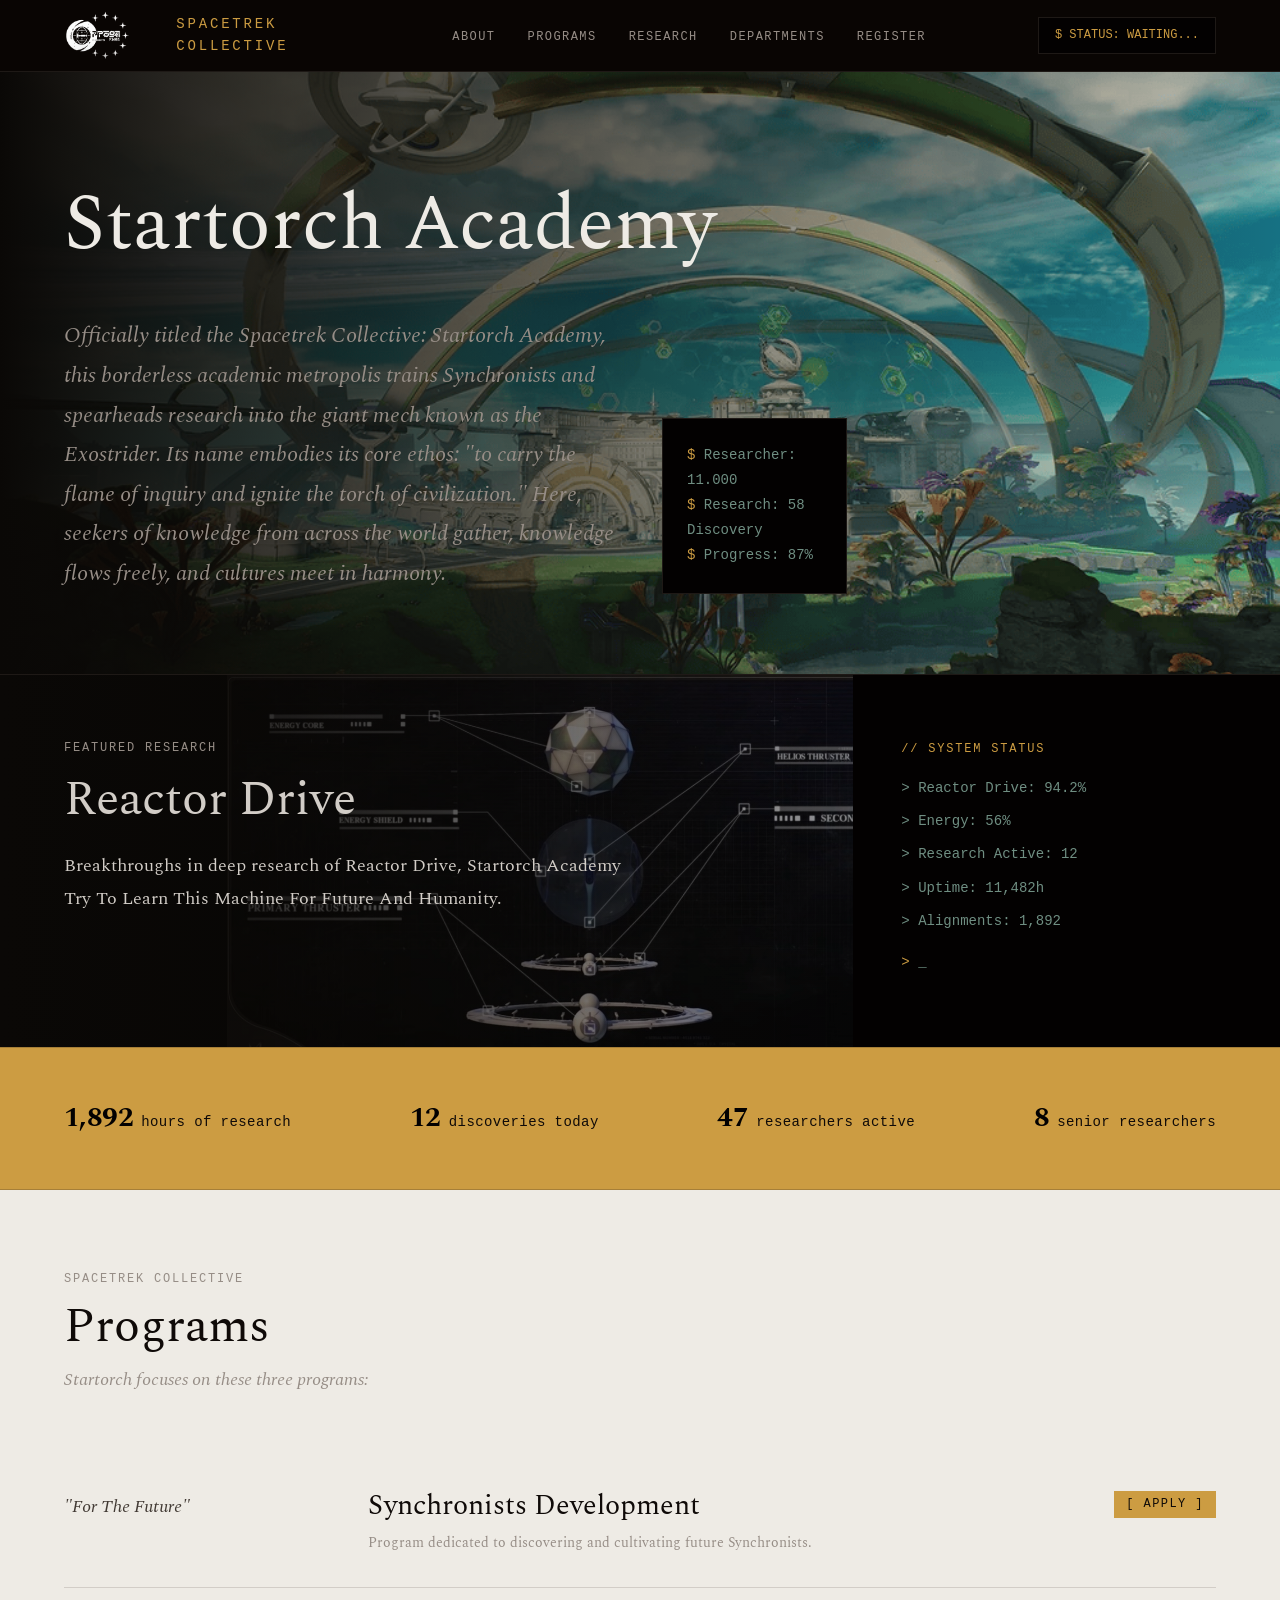
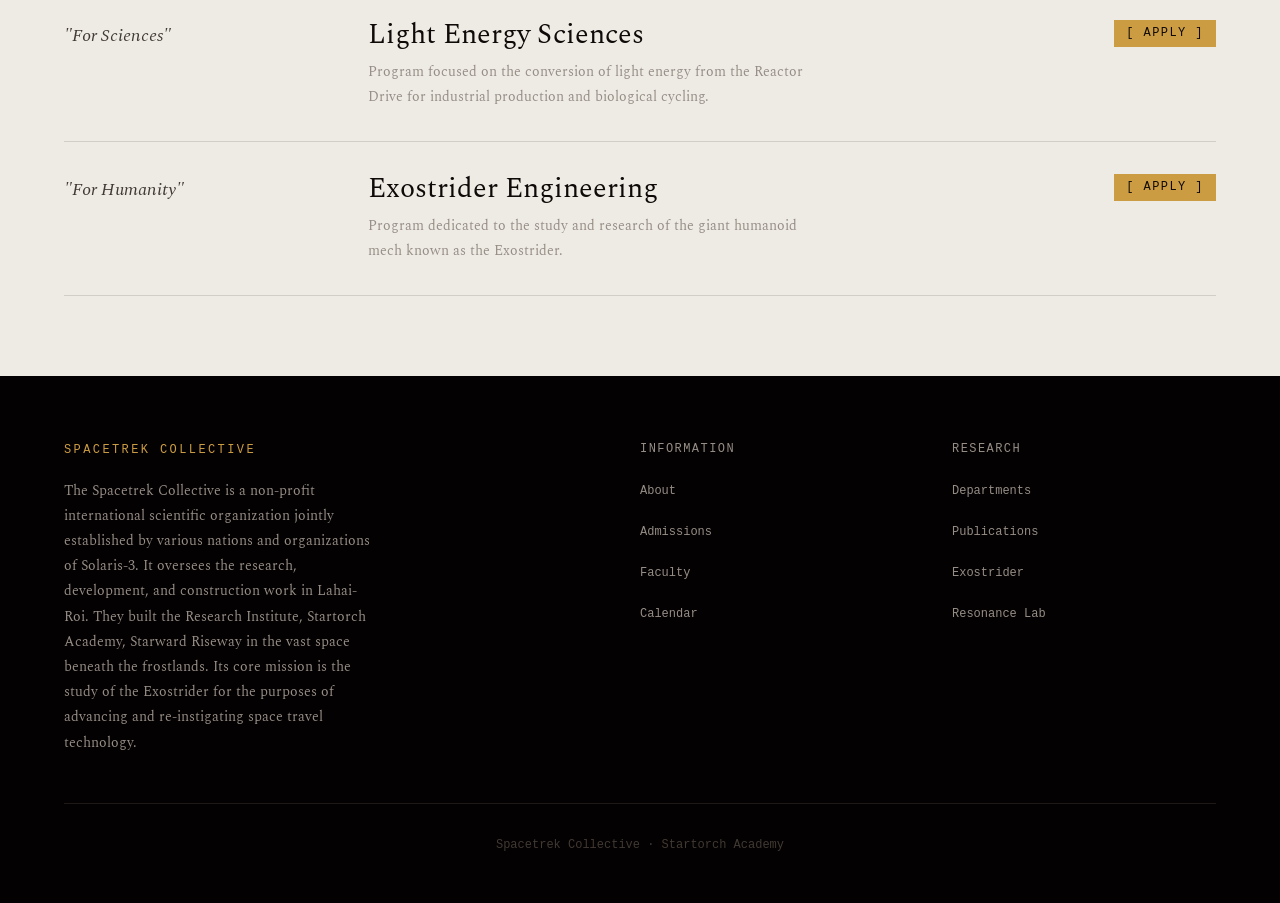
<file: index.html>
<!DOCTYPE html>
<html lang="en">
<head>
  <meta charset="UTF-8">
  <meta name="viewport" content="width=device-width, initial-scale=1.0">
  <link rel="preconnect" href="https://fonts.googleapis.com">
  <link rel="preconnect" href="https://fonts.gstatic.com" crossorigin>
  <link href="https://fonts.googleapis.com/css2?family=Spectral:ital,wght@0,400;0,600;0,700;1,400;1,600&display=swap" rel="stylesheet">
  <link rel="stylesheet" href="../CSS/style.css">
  <title>Startorch Academy</title>
</head>
<body>

  <!-- Navigation -->
  <nav class="nav animate-in">
    <div class="nav-left">
      <div class="logo">
        <a href="../HTML/index.html"><img src="../Assets/Spacetrek.png" alt=""></a>
      </div>
      <div class="nav-brand">Spacetrek Collective</div>
    </div>
    <ul class="nav-links">
      <li><a href="../HTML/about-us.html">About</a></li>
      <li><a href="../HTML/programs.html">Programs</a></li>
      <li><a href="../HTML/research.html">Research</a></li>
      <li><a href="../HTML/departments.html">Departments</a></li>
      <li><a href="https://forms.gle/LdhuVEGiPtUB2bT49">Register</a></li>
    </ul>
    <div class="nav-status">$ STATUS: WAITING...</div>
  </nav>

  <!-- Masthead -->
  <header class="masthead">
    <h1 class="masthead-statement animate-in animate-in-d1">Startorch Academy</h1>
    <div class="masthead-sub">
      <p class="animate-in animate-in-d2">Officially titled the Spacetrek Collective: Startorch Academy, this borderless academic metropolis trains Synchronists and spearheads research into the giant mech known as the Exostrider. Its name embodies its core ethos: "to carry the flame of inquiry and ignite the torch of civilization." Here, seekers of knowledge from across the world gather, knowledge flows freely, and cultures meet in harmony.</p>
      <div class="terminal-block animate-in animate-in-d3" style="max-width: 22ch;">
        <span class="prompt">$</span> Researcher: 11.000<br>
        <span class="prompt">$</span> Research: 58 Discovery<br>
        <span class="prompt">$</span> Progress: 87%<br>
      </div>
    </div>
  </header>

  <!-- Featured Research Spread -->
  <section class="spread">
    <div class="spread-content animate-in animate-in-d2">
      <div class=""></div>
      <div class="label" style="margin-bottom: 1rem;">Featured Research</div>
      <h2>Reactor Drive</h2>
      <p>Breakthroughs in deep research of Reactor Drive,
        Startorch Academy Try To Learn This Machine For Future
        And Humanity.</p>
    </div>
    <div class="spread-terminal animate-in animate-in-d3">
      <span class="label">// System Status</span>
      <div class="line">> Reactor Drive: 94.2%</div>
      <div class="line">> Energy: 56%</div>
      <div class="line">> Research Active: 12</div>
      <div class="line">> Uptime: 11,482h</div>
      <div class="line">> Alignments: 1,892</div>
      <div class="line" style="margin-top: 1rem;"><span class="cursor">></span> _</div>
    </div>
  </section>

  <!-- Stats Strip -->
  <div class="stats-strip animate-in animate-in-d3">
    <div class="stats-readout">
      <span class="stat-item"><span class="stat-value">1,892</span> hours of research</span>
      <span class="stat-item"><span class="stat-value">12</span> discoveries today</span>
      <span class="stat-item"><span class="stat-value">47</span> researchers active</span>
      <span class="stat-item"><span class="stat-value">8</span> senior researchers</span>
    </div>
  </div>

  <!-- Programs Section -->
  <section class="programs animate-in animate-in-d4">
    <div class="programs-header">
      <div class="label" style="margin-bottom: 0.75rem;">Spacetrek Collective</div>
      <h2>Programs</h2>
      <p>Startorch focuses on these three programs:</p>
    </div>

    <div class="program-entry">
      <div class="program-entry-quote">"For The Future"</div>
      <div class="program-entry-info">
        <h3>Synchronists Development</h3>
        <p>Program dedicated to discovering and cultivating future Synchronists.</p>
      </div>
      <div class="program-entry-tag">[ APPLY ]</div>
    </div>

    <div class="program-entry">
      <div class="program-entry-quote">"For Sciences"</div>
      <div class="program-entry-info">
        <h3>Light Energy Sciences</h3>
        <p>Program focused on the conversion of light energy from the Reactor Drive for industrial production and biological cycling.</p>
      </div>
      <div class="program-entry-tag">[ APPLY ]</div>
    </div>

    <div class="program-entry">
      <div class="program-entry-quote">"For Humanity"</div>
      <div class="program-entry-info">
        <h3>Exostrider Engineering</h3>
        <p>Program dedicated to the study and research of the giant humanoid mech known as the Exostrider.</p>
      </div>
      <div class="program-entry-tag">[ APPLY ]</div>
    </div>
  </section>

  <!-- Footer -->
  <footer class="footer animate-in animate-in-d5">
    <div class="footer-grid">
      <div class="footer-colophon">
        <span class="brand">Spacetrek Collective</span>
        <p>The Spacetrek Collective is a non-profit international scientific organization jointly established by various nations and organizations of Solaris-3. It oversees the research, development, and construction work in Lahai-Roi. They built the Research Institute, Startorch Academy, Starward Riseway in the vast space beneath the frostlands. Its core mission is the study of the Exostrider for the purposes of advancing and re-instigating space travel technology.</p>
      </div>
      <div>
        <div class="footer-heading">Information</div>
        <ul class="footer-links">
          <li><a href="../HTML/about-us.html">About</a></li>
          <li><a href="#">Admissions</a></li>
          <li><a href="#">Faculty</a></li>
          <li><a href="#">Calendar</a></li>
        </ul>
      </div>
      <div>
        <div class="footer-heading">Research</div>
        <ul class="footer-links">
          <li><a href="#">Departments</a></li>
          <li><a href="#">Publications</a></li>
          <li><a href="#">Exostrider</a></li>
          <li><a href="#">Resonance Lab</a></li>
        </ul>
      </div>
    </div>
    <div class="footer-bottom">
      Spacetrek Collective &middot; Startorch Academy
    </div>
  </footer>

</body>
</html>
</file>
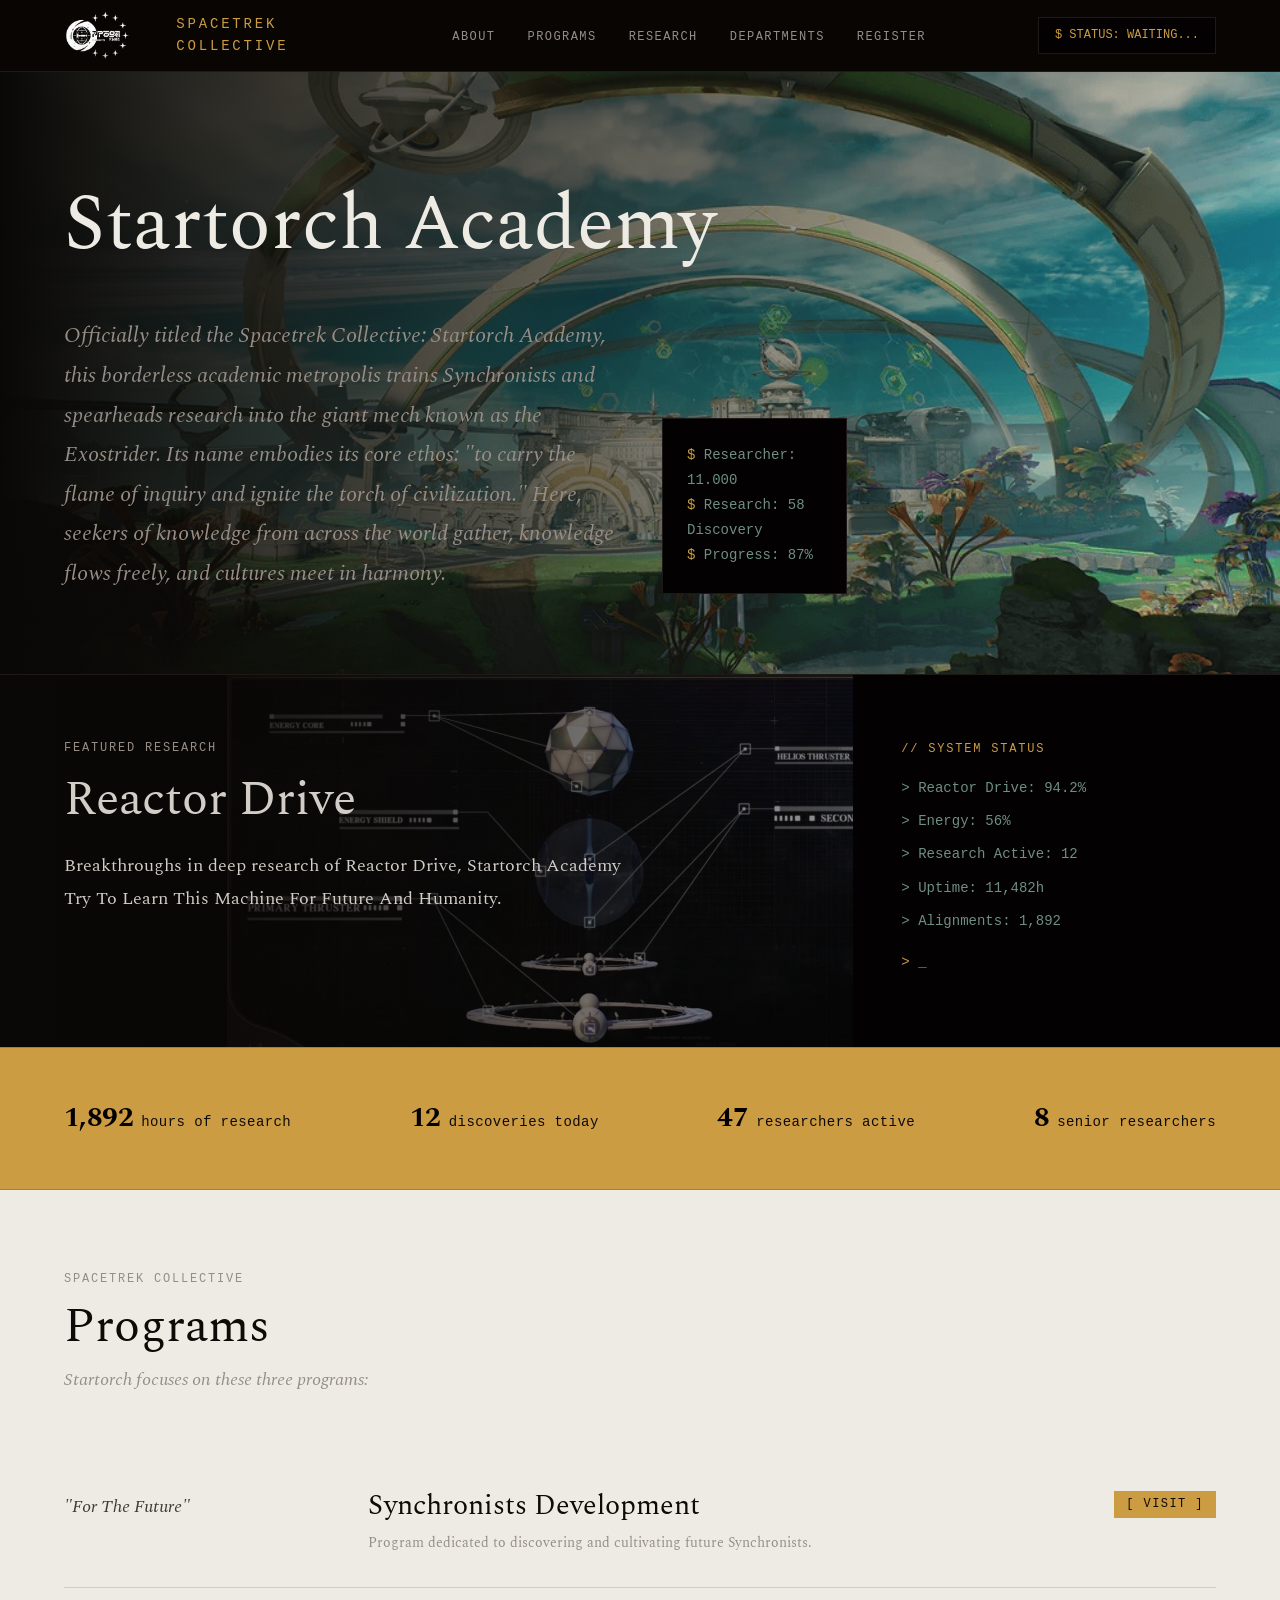
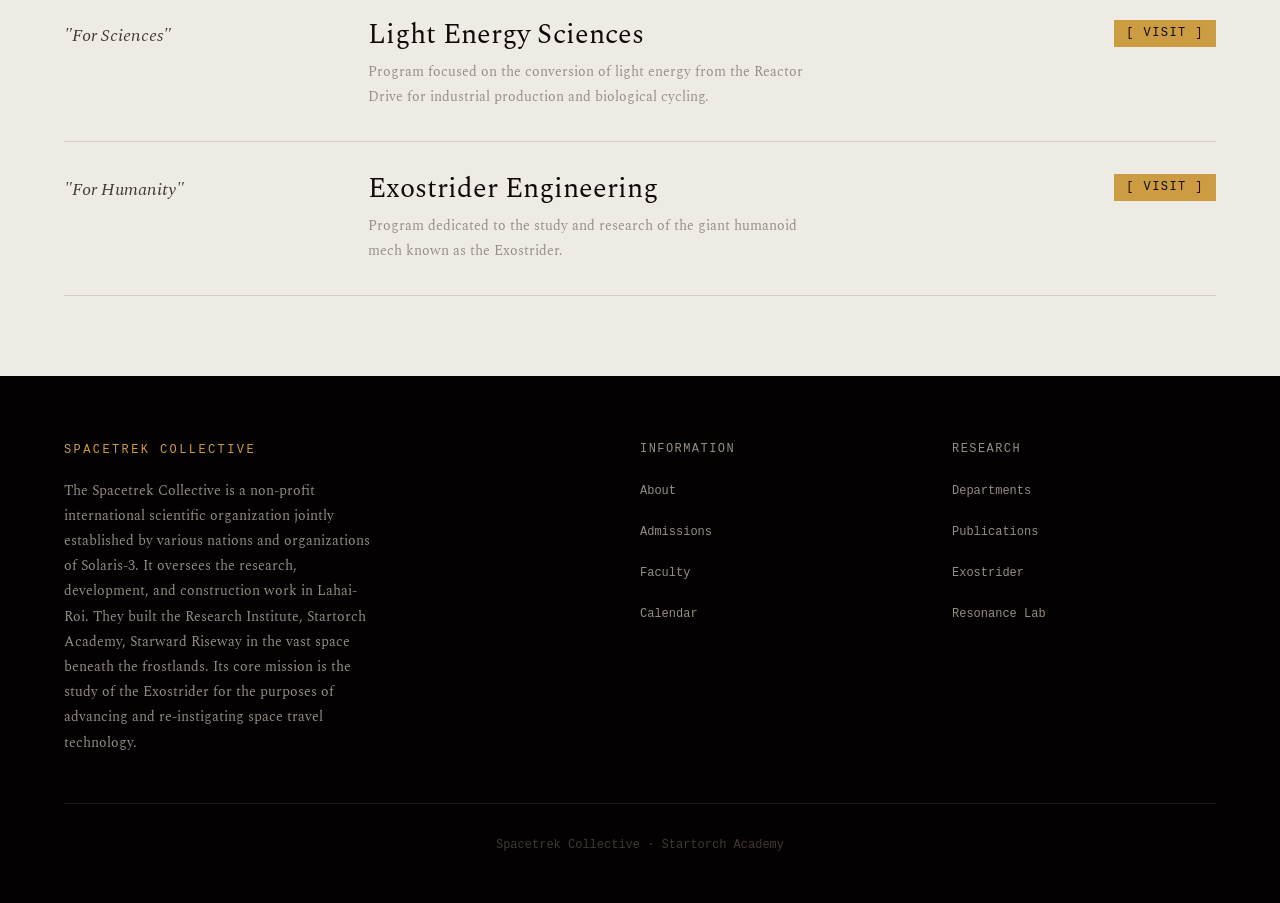
<file: HTML/index.html>
<!DOCTYPE html>
<html lang="en">
<head>
  <meta charset="UTF-8">
  <meta name="viewport" content="width=device-width, initial-scale=1.0">
  <link rel="preconnect" href="https://fonts.googleapis.com">
  <link rel="preconnect" href="https://fonts.gstatic.com" crossorigin>
  <link href="https://fonts.googleapis.com/css2?family=Spectral:ital,wght@0,400;0,600;0,700;1,400;1,600&display=swap" rel="stylesheet">
  <link rel="stylesheet" href="../CSS/style.css">
  <title>Startorch Academy</title>
</head>
<body>

  <!-- Navigation -->
  <nav class="nav animate-in">
    <div class="nav-left">
      <div class="logo">
        <a href="../HTML/index.html"><img src="../Assets/Spacetrek.png" alt=""></a>
      </div>
      <div class="nav-brand">Spacetrek Collective</div>
    </div>
    <ul class="nav-links">
      <li><a href="../HTML/about-us.html">About</a></li>
      <li><a href="../HTML/programs.html">Programs</a></li>
      <li><a href="../HTML/research.html">Research</a></li>
      <li><a href="../HTML/departments.html">Departments</a></li>
      <li><a href="https://forms.gle/LdhuVEGiPtUB2bT49">Register</a></li>
    </ul>
    <div class="nav-status">$ STATUS: WAITING...</div>
  </nav>

  <!-- Masthead -->
  <header class="masthead">
    <h1 class="masthead-statement animate-in animate-in-d1">Startorch Academy</h1>
    <div class="masthead-sub">
      <p class="animate-in animate-in-d2">Officially titled the Spacetrek Collective: Startorch Academy, this borderless academic metropolis trains Synchronists and spearheads research into the giant mech known as the Exostrider. Its name embodies its core ethos: "to carry the flame of inquiry and ignite the torch of civilization." Here, seekers of knowledge from across the world gather, knowledge flows freely, and cultures meet in harmony.</p>
      <div class="terminal-block animate-in animate-in-d3" style="max-width: 22ch;">
        <span class="prompt">$</span> Researcher: 11.000<br>
        <span class="prompt">$</span> Research: 58 Discovery<br>
        <span class="prompt">$</span> Progress: 87%<br>
      </div>
    </div>
  </header>

  <!-- Featured Research Spread -->
  <section class="spread">
    <div class="spread-content animate-in animate-in-d2">
      <div class=""></div>
      <div class="label" style="margin-bottom: 1rem;">Featured Research</div>
      <h2>Reactor Drive</h2>
      <p>Breakthroughs in deep research of Reactor Drive,
        Startorch Academy Try To Learn This Machine For Future
        And Humanity.</p>
    </div>
    <div class="spread-terminal animate-in animate-in-d3">
      <span class="label">// System Status</span>
      <div class="line">> Reactor Drive: 94.2%</div>
      <div class="line">> Energy: 56%</div>
      <div class="line">> Research Active: 12</div>
      <div class="line">> Uptime: 11,482h</div>
      <div class="line">> Alignments: 1,892</div>
      <div class="line" style="margin-top: 1rem;"><span class="cursor">></span> _</div>
    </div>
  </section>

  <!-- Stats Strip -->
  <div class="stats-strip animate-in animate-in-d3">
    <div class="stats-readout">
      <span class="stat-item"><span class="stat-value">1,892</span> hours of research</span>
      <span class="stat-item"><span class="stat-value">12</span> discoveries today</span>
      <span class="stat-item"><span class="stat-value">47</span> researchers active</span>
      <span class="stat-item"><span class="stat-value">8</span> senior researchers</span>
    </div>
  </div>

  <!-- Programs Section -->
  <section class="programs animate-in animate-in-d4">
    <div class="programs-header">
      <div class="label" style="margin-bottom: 0.75rem;">Spacetrek Collective</div>
      <h2>Programs</h2>
      <p>Startorch focuses on these three programs:</p>
    </div>

    <div class="program-entry">
      <div class="program-entry-quote">"For The Future"</div>
      <div class="program-entry-info">
        <h3>Synchronists Development</h3>
        <p>Program dedicated to discovering and cultivating future Synchronists.</p>
      </div>
      <div class="program-entry-tag"><a href="../HTML/departments.html">[ VISIT ]</a></div>
    </div>

    <div class="program-entry">
      <div class="program-entry-quote">"For Sciences"</div>
      <div class="program-entry-info">
        <h3>Light Energy Sciences</h3>
        <p>Program focused on the conversion of light energy from the Reactor Drive for industrial production and biological cycling.</p>
      </div>
      <div class="program-entry-tag"><a href="../HTML/departments.html">[ VISIT ]</a></div>
    </div>

    <div class="program-entry">
      <div class="program-entry-quote">"For Humanity"</div>
      <div class="program-entry-info">
        <h3>Exostrider Engineering</h3>
        <p>Program dedicated to the study and research of the giant humanoid mech known as the Exostrider.</p>
      </div>
      <div class="program-entry-tag"><a href="../HTML/departments.html">[ VISIT ]</a></div>
    </div>
  </section>

  <!-- Footer -->
  <footer class="footer animate-in animate-in-d5">
    <div class="footer-grid">
      <div class="footer-colophon">
        <span class="brand">Spacetrek Collective</span>
        <p>The Spacetrek Collective is a non-profit international scientific organization jointly established by various nations and organizations of Solaris-3. It oversees the research, development, and construction work in Lahai-Roi. They built the Research Institute, Startorch Academy, Starward Riseway in the vast space beneath the frostlands. Its core mission is the study of the Exostrider for the purposes of advancing and re-instigating space travel technology.</p>
      </div>
      <div>
        <div class="footer-heading">Information</div>
        <ul class="footer-links">
          <li><a href="../HTML/about-us.html">About</a></li>
          <li><a href="#">Admissions</a></li>
          <li><a href="#">Faculty</a></li>
          <li><a href="#">Calendar</a></li>
        </ul>
      </div>
      <div>
        <div class="footer-heading">Research</div>
        <ul class="footer-links">
          <li><a href="#">Departments</a></li>
          <li><a href="#">Publications</a></li>
          <li><a href="#">Exostrider</a></li>
          <li><a href="#">Resonance Lab</a></li>
        </ul>
      </div>
    </div>
    <div class="footer-bottom">
      Spacetrek Collective &middot; Startorch Academy
    </div>
  </footer>

</body>
</html>
</file>
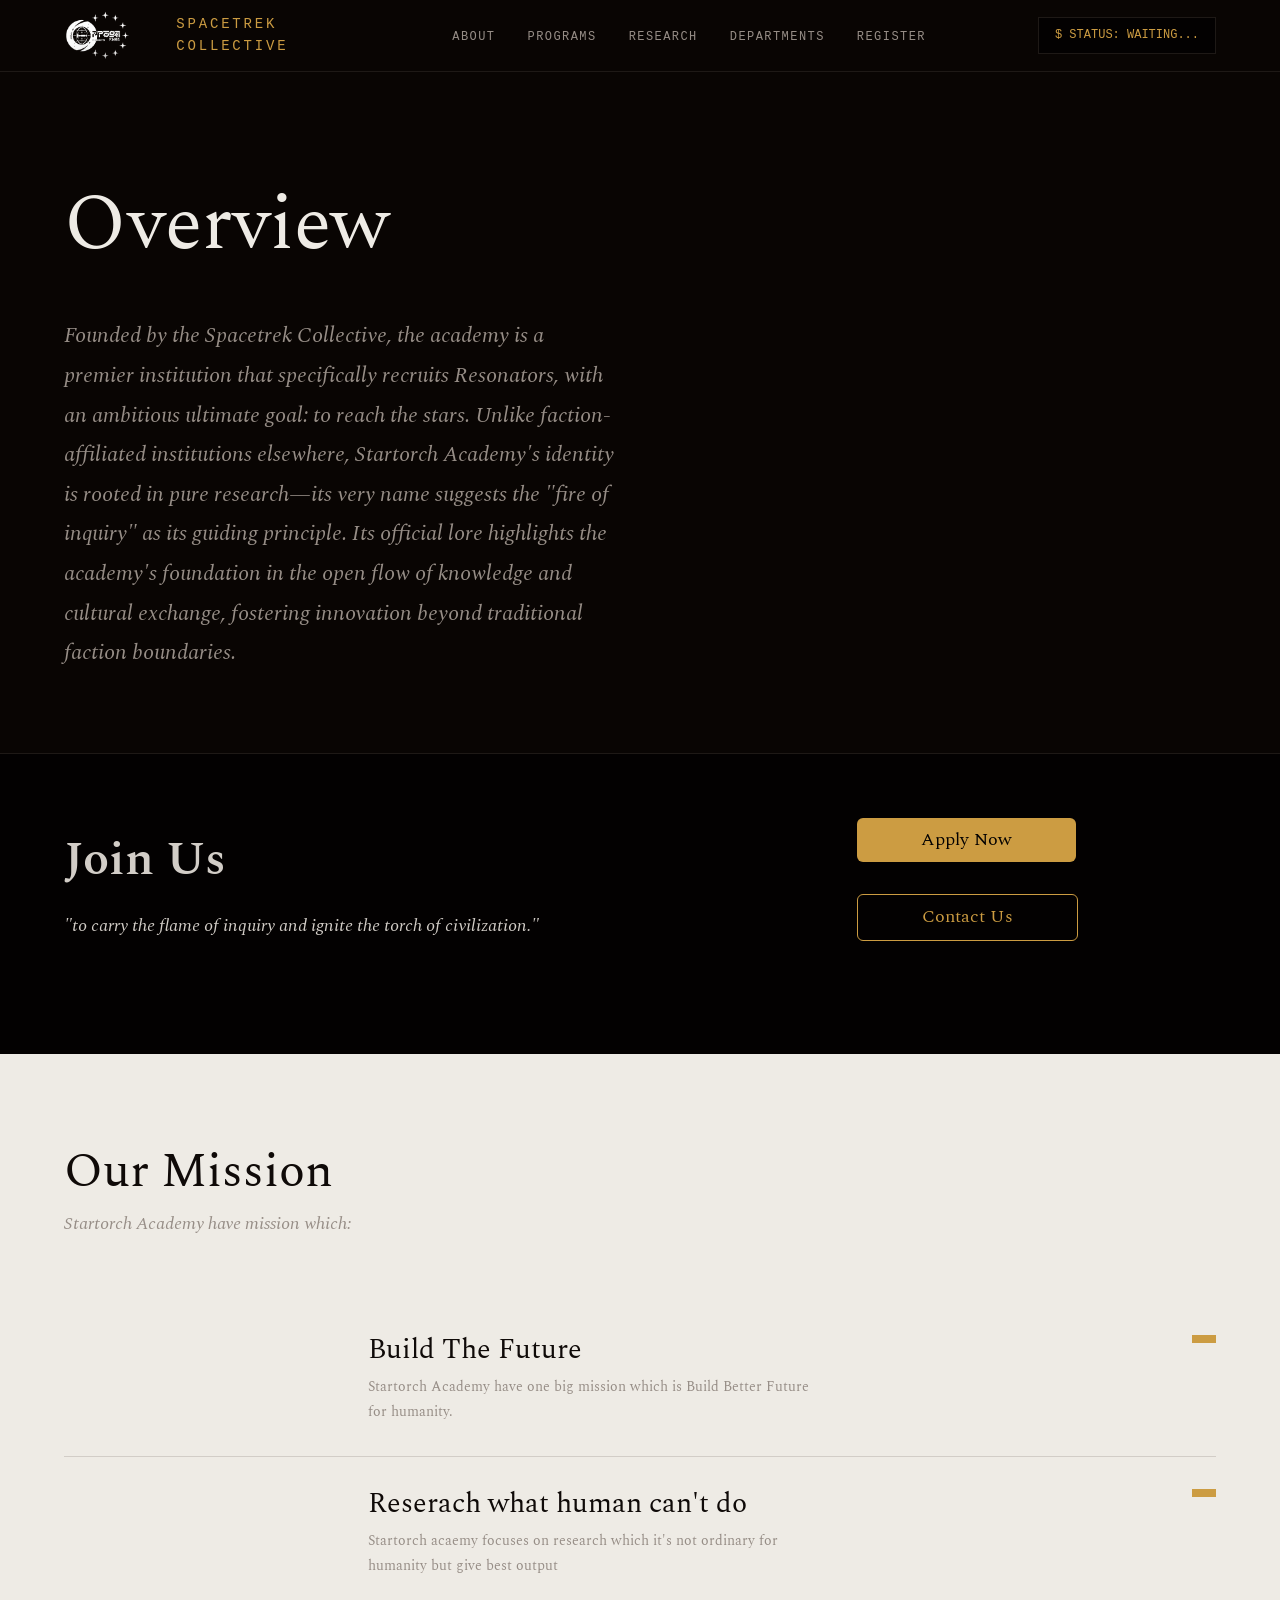
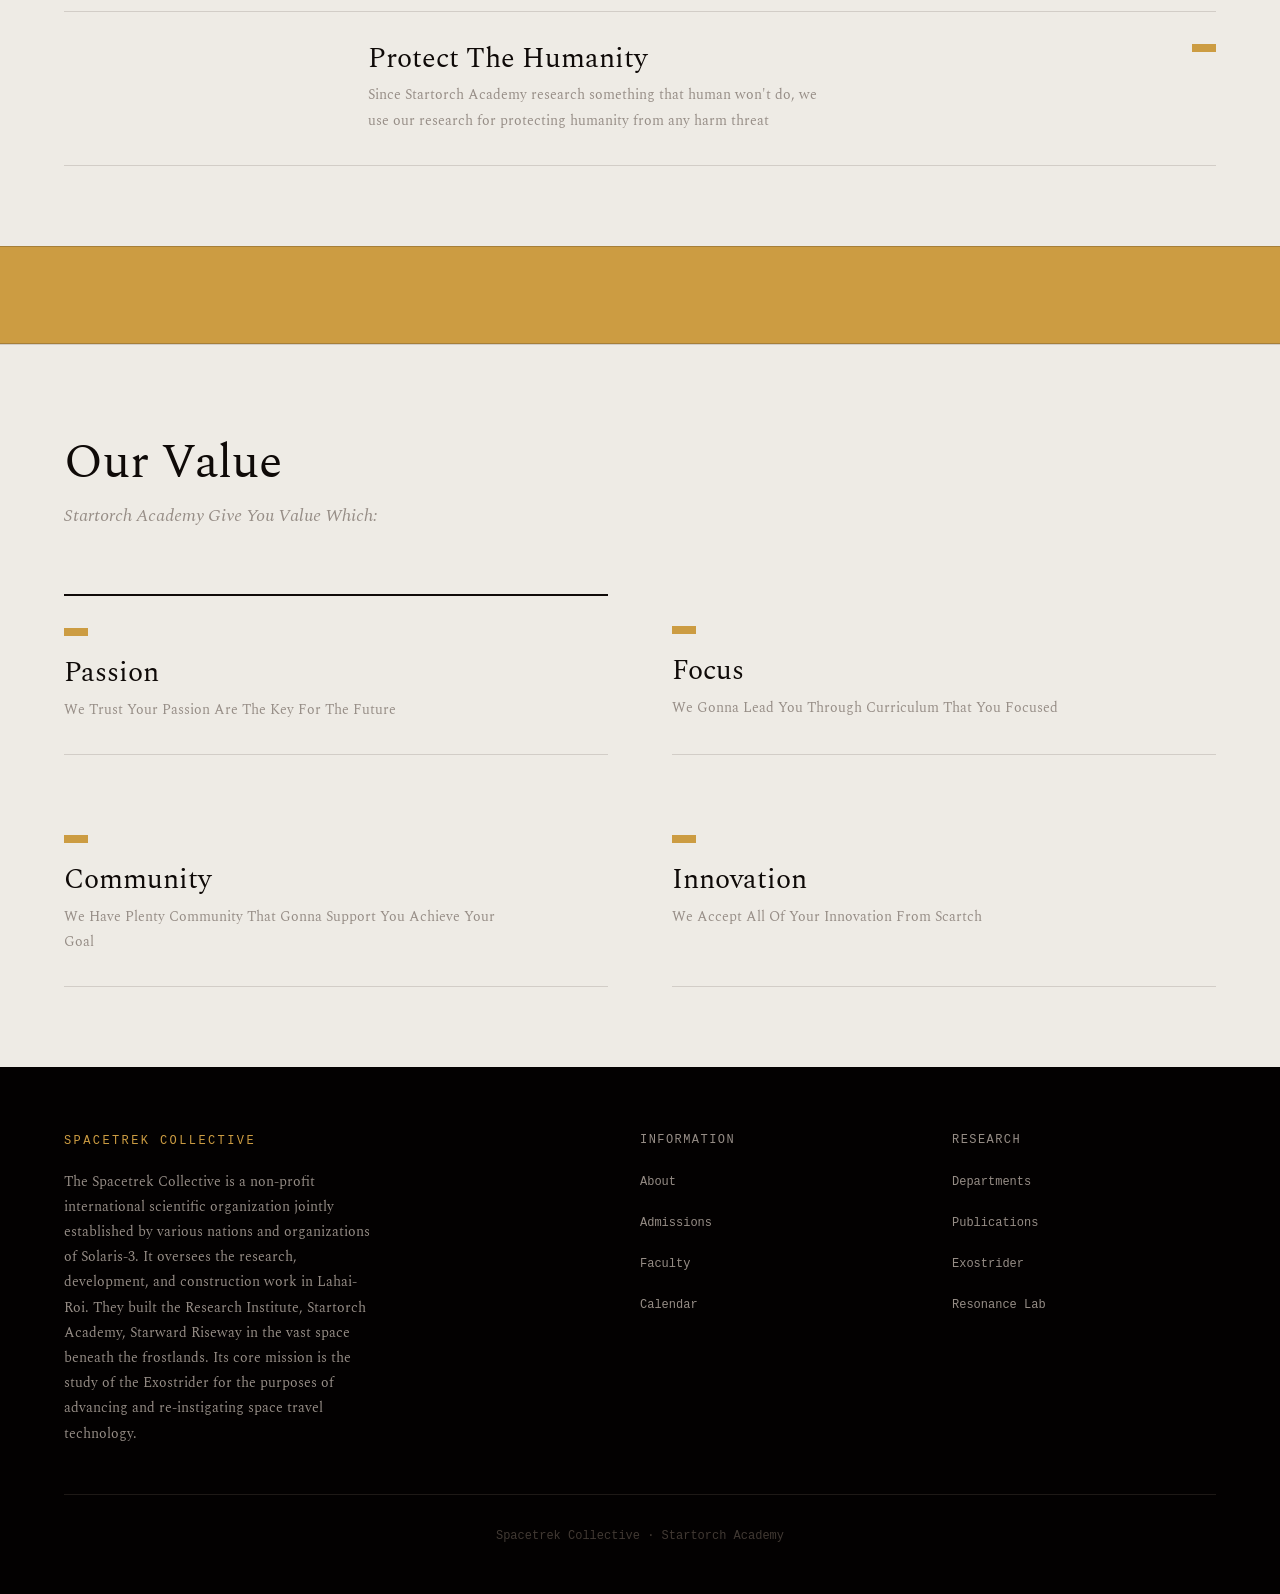
<file: HTML/about-us.html>
<!DOCTYPE html>
<html lang="en">
<head>
  <meta charset="UTF-8">
  <meta name="viewport" content="width=device-width, initial-scale=1.0">
  <link rel="preconnect" href="https://fonts.googleapis.com">
  <link rel="preconnect" href="https://fonts.gstatic.com" crossorigin>
  <link href="https://fonts.googleapis.com/css2?family=Spectral:ital,wght@0,400;0,600;0,700;1,400;1,600&display=swap" rel="stylesheet">
  <link rel="stylesheet" href="../CSS/about-us.css">
  <title>About — Startorch Academy</title>
</head>
<body>

  <!-- Navigation -->
  <nav class="nav animate-in">
    <div class="nav-left">
      <div class="logo">
        <a href="../HTML/index.html"><img src="../Assets/Spacetrek.png" alt=""></a>
      </div>
      <div class="nav-brand">Spacetrek Collective</div>
    </div>
    <ul class="nav-links">
      <li><a href="../HTML/about-us.html">About</a></li>
      <li><a href="../HTML/programs.html">Programs</a></li>
      <li><a href="../HTML/research.html">Research</a></li>
      <li><a href="../HTML/departments.html">Departments</a></li>
      <li><a href="https://forms.gle/LdhuVEGiPtUB2bT49">Register</a></li>
    </ul>
    <div class="nav-status">$ STATUS: WAITING...</div>
  </nav>

  <!-- Page Header -->
  <header class="masthead">
    <h1 class="masthead-statement animate-in animate-in-d1">Overview</h1>
    <div class="masthead-sub">
      <p class="animate-in animate-in-d2">Founded by the Spacetrek Collective, the academy is a premier institution that specifically recruits Resonators, with an ambitious ultimate goal: to reach the stars. Unlike faction-affiliated institutions elsewhere, Startorch Academy's identity is rooted in pure research—its very name suggests the "fire of inquiry" as its guiding principle. Its official lore highlights the academy's foundation in the open flow of knowledge and cultural exchange, fostering innovation beyond traditional faction boundaries.</p>
    </div>
  </header>

  <!-- Departments Spread -->
  <section class="spread">
    <div class="spread-content animate-in animate-in-d2">
      <div class="label" style="margin-bottom: 1rem;"></div>
      <h2>Join Us</h2>
      <p>"to carry the flame of inquiry and ignite the torch of civilization."</p>
    </div>
    <div class="join-button-actions animate-in animate-in-d3">
      <a href="#" class="join">Apply Now</a>
      <a href="#" class="contact">Contact Us</a>
    </div>
    </div>
  </section>

  <!-- Department Entries -->
  <section class="programs animate-in animate-in-d4">
    <div class="programs-header">
      <div class="label" style="margin-bottom: 0.75rem;"></div>
      <h2>Our Mission</h2>
      <p>Startorch Academy have mission which:</p>
    </div>

    <div class="program-entry">
      <div class="program-entry-quote"></div>
      <div class="program-entry-info">
        <h3>Build The Future</h3>
        <p>Startorch Academy have one big mission which is Build Better Future for humanity.</p>
      </div>
      <div class="program-entry-tag"></div>
    </div>

    <div class="program-entry">
      <div class="program-entry-quote"></div>
      <div class="program-entry-info">
        <h3>Reserach what human can't do</h3>
        <p>Startorch acaemy focuses on research which it's not ordinary for humanity but give best output</p>
      </div>
      <div class="program-entry-tag"></div>
    </div>

    <div class="program-entry">
      <div class="program-entry-quote"></div>
      <div class="program-entry-info">
        <h3>Protect The Humanity</h3>
        <p>Since Startorch Academy research something that human won't do, we use our research for protecting humanity from any harm threat</p>
      </div>
      <div class="program-entry-tag"></div>
    </div>
  </section>

  <!-- Stats Strip -->
  <div class="stats-strip animate-in animate-in-d3">
    <div class="stats-readout">
      <span class="stat-item"><span class="stat-value"></span> </span>
      <span class="stat-item"><span class="stat-value"></span> </span>
      <span class="stat-item"><span class="stat-value"></span> </span>
      <span class="stat-item"><span class="stat-value"></span> </span>
    </div>
  </div>

  <!-- Campus Life -->
  <section class="about-campus animate-in animate-in-d4">
    <div class="about-campus-header">
      <div class="label" style="margin-bottom: 0.75rem;"></div>
      <h2>Our Value</h2>
      <p>Startorch Academy Give You Value Which:</p>
    </div>

    <div class="campus-grid">
      <div class="campus-facility">
        <div class="campus-facility-tag"></div>
        <h3>Passion</h3>
        <p>We Trust Your Passion Are The Key For The Future</p>
      </div>

      <div class="campus-facility">
        <div class="campus-facility-tag"></div>
        <h3>Focus</h3>
        <p>We Gonna Lead You Through Curriculum That You Focused</p>
      </div>

      <div class="campus-facility">
        <div class="campus-facility-tag"></div>
        <h3>Community</h3>
        <p>We Have Plenty Community That Gonna Support You Achieve Your Goal</p>
      </div>

      <div class="campus-facility">
        <div class="campus-facility-tag"></div>
        <h3>Innovation</h3>
        <p>We Accept All Of Your Innovation From Scartch</p>
      </div>
    </div>
  </section>

  <!-- Footer -->
  <footer class="footer animate-in animate-in-d5">
    <div class="footer-grid">
      <div class="footer-colophon">
        <span class="brand">Spacetrek Collective</span>
        <p>The Spacetrek Collective is a non-profit international scientific organization jointly established by various nations and organizations of Solaris-3. It oversees the research, development, and construction work in Lahai-Roi. They built the Research Institute, Startorch Academy, Starward Riseway in the vast space beneath the frostlands. Its core mission is the study of the Exostrider for the purposes of advancing and re-instigating space travel technology.</p>
      </div>
      <div>
        <div class="footer-heading">Information</div>
        <ul class="footer-links">
          <li><a href="../HTML/about-us.html">About</a></li>
          <li><a href="#">Admissions</a></li>
          <li><a href="#">Faculty</a></li>
          <li><a href="#">Calendar</a></li>
        </ul>
      </div>
      <div>
        <div class="footer-heading">Research</div>
        <ul class="footer-links">
          <li><a href="#">Departments</a></li>
          <li><a href="#">Publications</a></li>
          <li><a href="#">Exostrider</a></li>
          <li><a href="#">Resonance Lab</a></li>
        </ul>
      </div>
    </div>
    <div class="footer-bottom">
      Spacetrek Collective &middot; Startorch Academy
    </div>
  </footer>

</body>
</html>
</file>
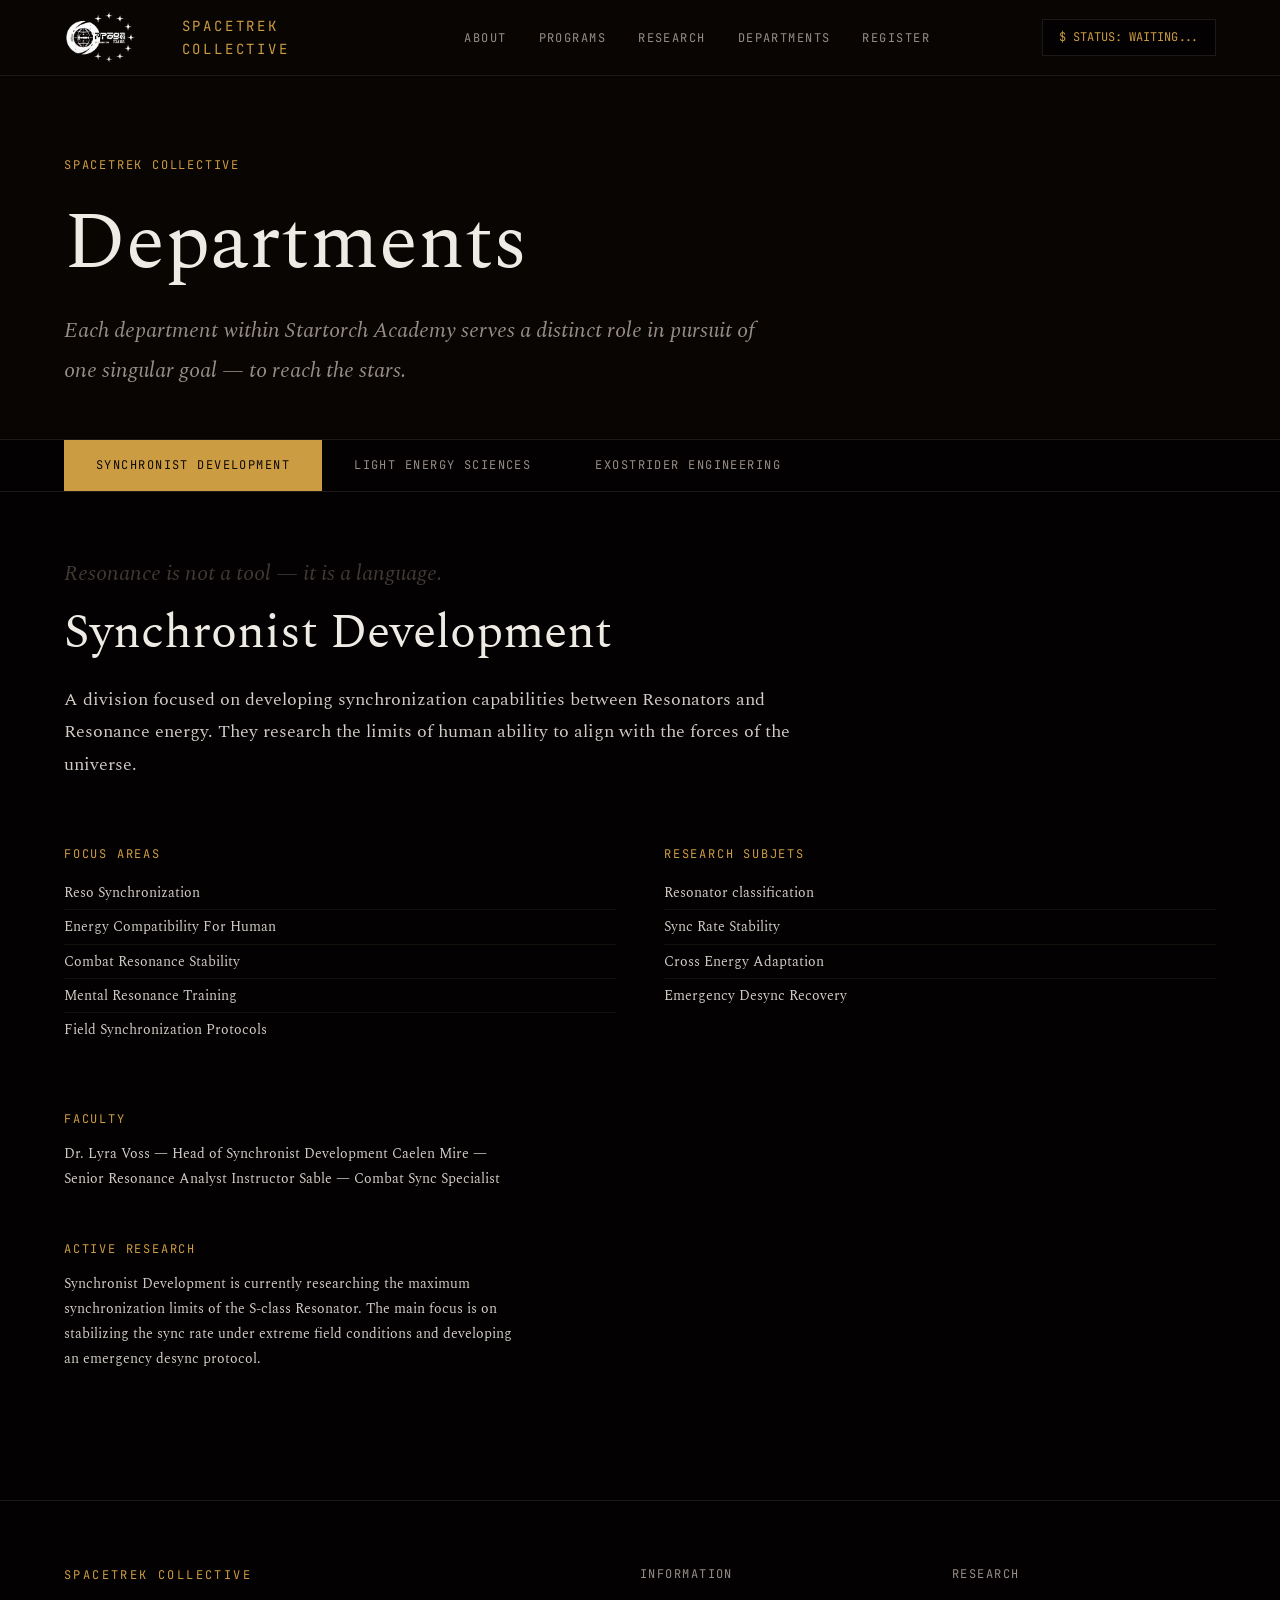
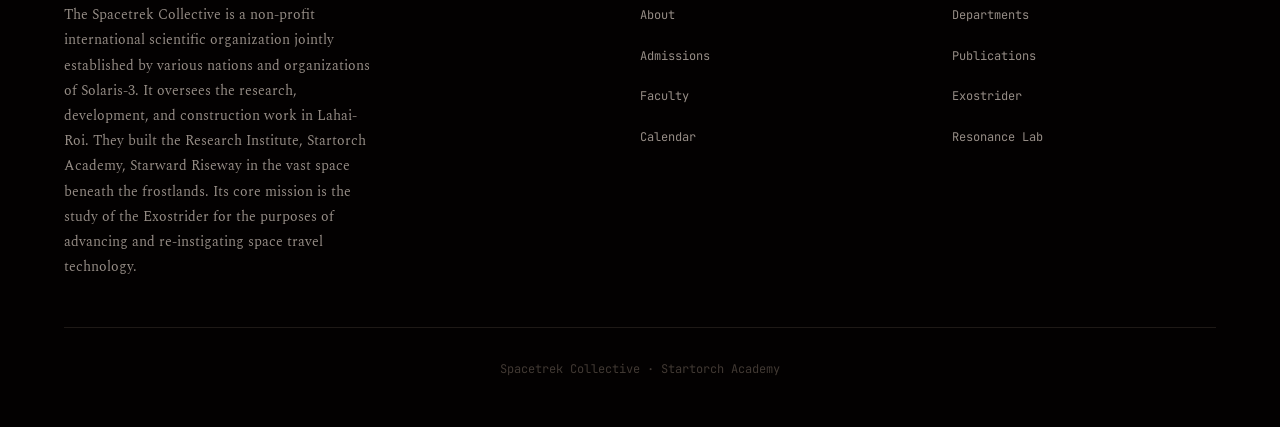
<file: HTML/departments.html>
<!DOCTYPE html>
<html lang="en">
<head>
  <meta charset="UTF-8">
  <meta name="viewport" content="width=device-width, initial-scale=1.0">
  <link rel="preconnect" href="https://fonts.googleapis.com">
  <link rel="preconnect" href="https://fonts.gstatic.com" crossorigin>
  <link href="https://fonts.googleapis.com/css2?family=JetBrains+Mono:wght@400;500&family=Spectral:ital,wght@0,400;0,600;0,700;1,400;1,600&display=swap" rel="stylesheet">
  <link rel="stylesheet" href="../CSS/departments.css">
  <title>Departments — Startorch Academy</title>
</head>
<body>

  <!-- Navigation -->
  <nav class="nav animate-in">
    <div class="nav-left">
      <div class="logo">
        <a href="../HTML/index.html"><img src="../Assets/Spacetrek.png" alt=""></a>
      </div>
      <div class="nav-brand">Spacetrek Collective</div>
    </div>
    <ul class="nav-links">
      <li><a href="../HTML/about-us.html">About</a></li>
      <li><a href="../HTML/programs.html">Programs</a></li>
      <li><a href="../HTML/research.html">Research</a></li>
      <li><a href="../HTML/departments.html">Departments</a></li>
      <li><a href="https://forms.gle/LdhuVEGiPtUB2bT49">Register</a></li>
    </ul>
    <div class="nav-status">$ STATUS: WAITING...</div>
  </nav>

  <!-- Page Header -->
  <header class="page-header">
    <div class="label animate-in animate-in-d1">Spacetrek Collective</div>
    <h1 class="animate-in animate-in-d2">Departments</h1>
    <p class="animate-in animate-in-d3">Each department within Startorch Academy serves a distinct role in pursuit of one singular goal — to reach the stars.
</p>
  </header>

  <!-- Tab Interface -->
  <div class="tab-interface">
    <!-- Tab Navigation -->
    <div class="tab-nav animate-in animate-in-d4">
      <a href="#department-1" class="tab-link">Synchronist Development</a>
      <a href="#department-2" class="tab-link">Light Energy Sciences</a>
      <a href="#department-3" class="tab-link">Exostrider Engineering</a>
    </div>

    <!-- Tab Panels -->
    <div class="tab-panels">

    <!-- Panel 1 -->
    <div id="department-1" class="tab-panel">
      <div class="dept-quote animate-in">Resonance is not a tool — it is a language.</div>
      <h2 class="dept-name animate-in animate-in-d1">Synchronist Development</h2>
      <p class="dept-desc animate-in animate-in-d2">A division focused on developing synchronization capabilities between Resonators and Resonance energy. They research the limits of human ability to align with the forces of the universe.</p>

      <div class="dept-detail animate-in animate-in-d3">
        <div class="dept-detail-section">
          <span class="label">Focus Areas</span>
          <ul>
            <li>Reso Synchronization</li>
            <li>Energy Compatibility For Human</li>
            <li>Combat Resonance Stability</li>
            <li>Mental Resonance Training</li>
            <li>Field Synchronization Protocols</li>
          </ul>
        </div>
        <div class="dept-detail-section">
          <span class="label">Research Subjets</span>
          <ul>
            <li>Resonator classification</li>
            <li>Sync Rate Stability</li>
            <li>Cross Energy Adaptation</li>
            <li>Emergency Desync Recovery</li>
          </ul>
        </div>
      </div>

      <div class="dept-faculty animate-in animate-in-d3">
        <span class="label">Faculty</span>
        <p>Dr. Lyra Voss — Head of Synchronist Development
Caelen Mire — Senior Resonance Analyst
Instructor Sable — Combat Sync Specialist</p>
      </div>

      <div class="dept-research animate-in animate-in-d3">
        <span class="label">Active Research</span>
        <p>Synchronist Development is currently researching the maximum synchronization limits of the S-class Resonator. The main focus is on stabilizing the sync rate under extreme field conditions and developing an emergency desync protocol.</p>
      </div>
    </div>

    <!-- Panel 2 -->
    <div id="department-2" class="tab-panel">
      <div class="dept-quote animate-in">Light is the oldest force — and the least understood.</div>
      <h2 class="dept-name animate-in animate-in-d1">Light Energy Sciences</h2>
      <p class="dept-desc animate-in animate-in-d2">A division that studies the properties and potential of Light Resonance Energy. From Reactor Drives to Resonance-based lighting systems, everything stems from this division's research.</p>

      <div class="dept-detail animate-in animate-in-d3">
        <div class="dept-detail-section">
          <span class="label">Focus Areas</span>
          <ul>
            <li>Light Resonance Control</li>
            <li>Conversion Energy Efficiency</li>
            <li>Photon-Resonance Interaction</li>
            <li>New Power Development</li>
            <li>Atmospheric Light Behavior</li>
          </ul>
        </div>
        <div class="dept-detail-section">
          <span class="label">Active Research</span>
          <ul>
            <li>Reactor Drive Energy Core</li>
            <li>Light Amplification</li>
            <li>Solar Resonance Collector</li>
            <li>Cryo Ligth Study</li>
          </ul>
        </div>
      </div>

      <div class="dept-faculty animate-in animate-in-d3">
        <span class="label">Faculty</span>
        <p>Prof. Aldric Solenne — Head of Light Energy Sciences
Dr. Mira Cael — Photon Resonance Researcher
Instructor Vael — Energy Conversion Specialist</p>
      </div>

      <div class="dept-research animate-in animate-in-d3">
        <span class="label">Active Research</span>
        <p>This division is currently focusing research on improving the conversion efficiency of Light Resonance Energy to support the final phase of the Reactor Drive. Studies of light anomalies in the Frostlands region are also underway in parallel.</p>
      </div>
    </div>

    <!-- Panel 3 -->
    <div id="department-3" class="tab-panel">
      <div class="dept-quote animate-in">We do not build machines — we build giants.</div>
      <h2 class="dept-name animate-in animate-in-d1">Exostrider Engineering</h2>
      <p class="dept-desc animate-in animate-in-d2">A special division responsible for the design, construction, and development of the giant humanoid Exostrider units. Pilots with high Resonance compatibility are required to operate them.</p>

      <div class="dept-detail animate-in animate-in-d3">
        <div class="dept-detail-section">
          <span class="label">Focus Areas</span>
          <ul>
            <li>Bipedal Stabilization System</li>
            <li>Resonance Pilot Interface</li>
            <li>Structural Integrity Testing</li>
            <li>Combat Mode Development</li>
            <li>Terrain Adaptation Protocols</li>
          </ul>
        </div>
        <div class="dept-detail-section">
          <span class="label">Current Units</span>
          <ul>
            <li>Exostrider Mk.1 - Online</li>
            <li>Exostrider Mk.2 - In Development</li>
            <li>Expedition Motorbike - Online</li>
            <li>Exostrider Mk.0 - Unknown</li>
          </ul>
        </div>
      </div>

      <div class="dept-faculty animate-in animate-in-d3">
        <span class="label">Faculty</span>
        <p>Chief Engineer Davan Strel — Head of Exostrider Engineering
Dr. Korra Nite — Bipedal Systems Analyst
Instructor Voss — Pilot Sync Trainer</p>
      </div>

      <div class="dept-research animate-in animate-in-d3">
        <span class="label">Active Research</span>
        <p>The Exostrider Engineering team is finalizing development of the Mk.II, focusing on stabilizing the biped system in extreme terrain. Pilot testing of the second-generation sync interface is also in the final validation phase.</p>
      </div>
    </div>

    </div>
  </div>

  <!-- Footer -->
  <footer class="footer animate-in animate-in-d5">
    <div class="footer-grid">
      <div class="footer-colophon">
        <span class="brand">Spacetrek Collective</span>
        <p>The Spacetrek Collective is a non-profit international scientific organization jointly established by various nations and organizations of Solaris-3. It oversees the research, development, and construction work in Lahai-Roi. They built the Research Institute, Startorch Academy, Starward Riseway in the vast space beneath the frostlands. Its core mission is the study of the Exostrider for the purposes of advancing and re-instigating space travel technology.</p>
      </div>
      <div>
        <div class="footer-heading">Information</div>
        <ul class="footer-links">
          <li><a href="../HTML/about-us.html">About</a></li>
          <li><a href="#">Admissions</a></li>
          <li><a href="#">Faculty</a></li>
          <li><a href="#">Calendar</a></li>
        </ul>
      </div>
      <div>
        <div class="footer-heading">Research</div>
        <ul class="footer-links">
          <li><a href="../HTML/departments.html">Departments</a></li>
          <li><a href="#">Publications</a></li>
          <li><a href="#">Exostrider</a></li>
          <li><a href="#">Resonance Lab</a></li>
        </ul>
      </div>
    </div>
    <div class="footer-bottom">
      Spacetrek Collective &middot; Startorch Academy
    </div>
  </footer>

</body>
</html>
</file>
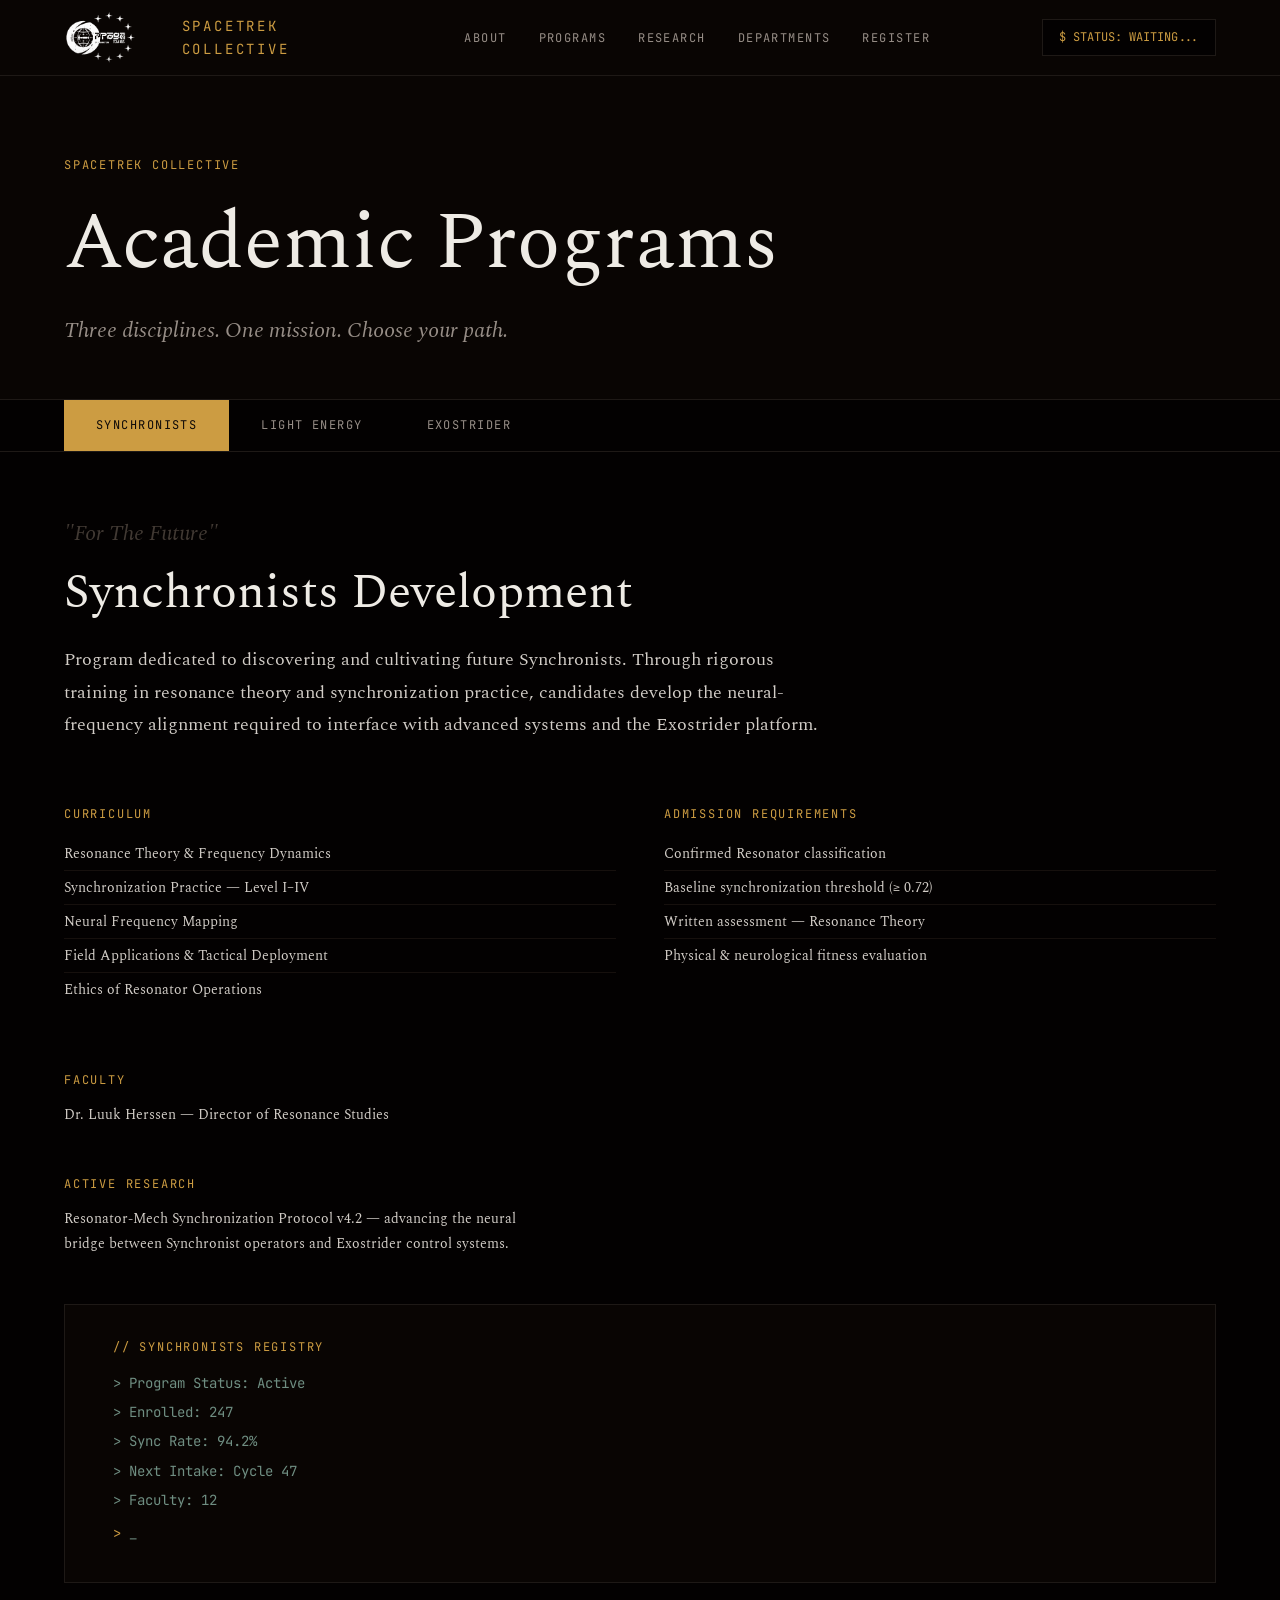
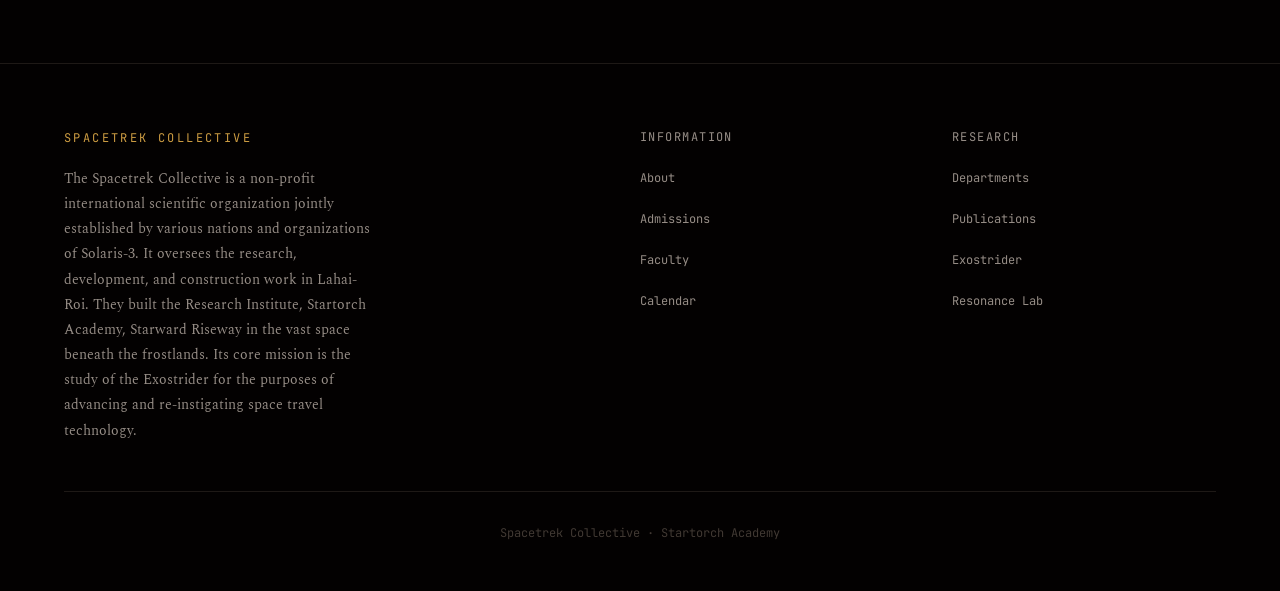
<file: HTML/programs.html>
<!DOCTYPE html>
<html lang="en">
<head>
  <meta charset="UTF-8">
  <meta name="viewport" content="width=device-width, initial-scale=1.0">
  <link rel="preconnect" href="https://fonts.googleapis.com">
  <link rel="preconnect" href="https://fonts.gstatic.com" crossorigin>
  <link href="https://fonts.googleapis.com/css2?family=JetBrains+Mono:wght@400;500&family=Spectral:ital,wght@0,400;0,600;0,700;1,400;1,600&display=swap" rel="stylesheet">
  <link rel="stylesheet" href="../CSS/programs.css">
  <title>Programs — Startorch Academy</title>
</head>
<body>

  <!-- Navigation -->
  <nav class="nav animate-in">
    <div class="nav-left">
      <div class="logo">
        <a href="../HTML/index.html"><img src="../Assets/Spacetrek.png" alt=""></a>
      </div>
      <div class="nav-brand">Spacetrek Collective</div>
    </div>
    <ul class="nav-links">
      <li><a href="../HTML/about-us.html">About</a></li>
      <li><a href="../HTML/programs.html">Programs</a></li>
      <li><a href="../HTML/research.html">Research</a></li>
      <li><a href="../HTML/departments.html">Departments</a></li>
      <li><a href="https://forms.gle/LdhuVEGiPtUB2bT49">Register</a></li>
    </ul>
    <div class="nav-status">$ STATUS: WAITING...</div>
  </nav>

  <!-- Page Header -->
  <header class="page-header">
    <div class="label animate-in animate-in-d1">Spacetrek Collective</div>
    <h1 class="animate-in animate-in-d2">Academic Programs</h1>
    <p class="animate-in animate-in-d3">Three disciplines. One mission. Choose your path.</p>
  </header>

  <!-- Tab Interface -->
  <div class="tab-interface">
    <!-- Tab Navigation -->
    <div class="tab-nav animate-in animate-in-d4">
      <a href="#synchronists" class="tab-link">Synchronists</a>
      <a href="#light-energy" class="tab-link">Light Energy</a>
      <a href="#exostrider" class="tab-link">Exostrider</a>
    </div>

    <!-- Tab Panels -->
    <div class="tab-panels">

    <!-- Panel A: Synchronists Development -->
    <div id="synchronists" class="tab-panel">
      <div class="program-quote animate-in">"For The Future"</div>
      <h2 class="program-name animate-in animate-in-d1">Synchronists Development</h2>
      <p class="program-desc animate-in animate-in-d2">Program dedicated to discovering and cultivating future Synchronists. Through rigorous training in resonance theory and synchronization practice, candidates develop the neural-frequency alignment required to interface with advanced systems and the Exostrider platform.</p>

      <div class="program-detail animate-in animate-in-d3">
        <div class="program-detail-section">
          <span class="label">Curriculum</span>
          <ul>
            <li>Resonance Theory & Frequency Dynamics</li>
            <li>Synchronization Practice — Level I–IV</li>
            <li>Neural Frequency Mapping</li>
            <li>Field Applications & Tactical Deployment</li>
            <li>Ethics of Resonator Operations</li>
          </ul>
        </div>
        <div class="program-detail-section">
          <span class="label">Admission Requirements</span>
          <ul>
            <li>Confirmed Resonator classification</li>
            <li>Baseline synchronization threshold (≥ 0.72)</li>
            <li>Written assessment — Resonance Theory</li>
            <li>Physical & neurological fitness evaluation</li>
          </ul>
        </div>
      </div>

      <div class="program-faculty animate-in animate-in-d3">
        <span class="label">Faculty</span>
        <p>Dr. Luuk Herssen — Director of Resonance Studies</p>
      </div>

      <div class="program-research animate-in animate-in-d3">
        <span class="label">Active Research</span>
        <p>Resonator-Mech Synchronization Protocol v4.2 — advancing the neural bridge between Synchronist operators and Exostrider control systems.</p>
      </div>

      <div class="program-terminal animate-in animate-in-d4">
        <span class="label">// Synchronists Registry</span>
        <div class="line">> Program Status: Active</div>
        <div class="line">> Enrolled: 247</div>
        <div class="line">> Sync Rate: 94.2%</div>
        <div class="line">> Next Intake: Cycle 47</div>
        <div class="line">> Faculty: 12</div>
        <div class="line" style="margin-top: 0.5rem;"><span class="cursor">></span> _</div>
      </div>
    </div>

    <!-- Panel B: Light Energy Sciences -->
    <div id="light-energy" class="tab-panel">
      <div class="program-quote animate-in">"For Sciences"</div>
      <h2 class="program-name animate-in animate-in-d1">Light Energy Sciences</h2>
      <p class="program-desc animate-in animate-in-d2">Program focused on the conversion of light energy from the Reactor Drive for industrial production and biological cycling. Research spans energy optimization, the Telesto Lens system, and sustainable energy infrastructure for the Lahai-Roi settlement.</p>

      <div class="program-detail animate-in animate-in-d3">
        <div class="program-detail-section">
          <span class="label">Curriculum</span>
          <ul>
            <li>Reactor Drive Physics & Energy Systems</li>
            <li>Light Energy Conversion Methodology</li>
            <li>Industrial Production Applications</li>
            <li>Biological Cycling & Ecosystem Integration</li>
            <li>Telesto Lens Optimization Studies</li>
          </ul>
        </div>
        <div class="program-detail-section">
          <span class="label">Admission Requirements</span>
          <ul>
            <li>Physics foundation — advanced level</li>
            <li>Energy systems aptitude assessment</li>
            <li>Practical examination — energy conversion</li>
            <li>Mathematical proficiency verification</li>
          </ul>
        </div>
      </div>

      <div class="program-faculty animate-in animate-in-d3">
        <span class="label">Faculty</span>
        <p>Faculty roster pending — department expanding for Cycle 47 intake.</p>
      </div>

      <div class="program-research animate-in animate-in-d3">
        <span class="label">Active Research</span>
        <p>Telesto Lens optimization — improving light capture efficiency by 18%. Reactor Drive energy conversion rates under continuous study.</p>
      </div>

      <div class="program-terminal animate-in animate-in-d4">
        <span class="label">// Light Energy Registry</span>
        <div class="line">> Program Status: Active</div>
        <div class="line">> Energy Output: 56.4 TW</div>
        <div class="line">> Conversion Rate: 89.7%</div>
        <div class="line">> Active Projects: 8</div>
        <div class="line">> Telesto Lens: Online</div>
        <div class="line" style="margin-top: 0.5rem;"><span class="cursor">></span> _</div>
      </div>
    </div>

    <!-- Panel C: Exostrider Engineering -->
    <div id="exostrider" class="tab-panel">
      <div class="program-quote animate-in">"For Humanity"</div>
      <h2 class="program-name animate-in animate-in-d1">Exostrider Engineering</h2>
      <p class="program-desc animate-in animate-in-d2">Program dedicated to the study and research of the giant humanoid mech known as the Exostrider. Engineers and tacticians collaborate on chassis optimization, control systems, and deployment protocols to advance the frontier of human-machine integration.</p>

      <div class="program-detail animate-in animate-in-d3">
        <div class="program-detail-section">
          <span class="label">Curriculum</span>
          <ul>
            <li>Mech Systems Engineering — Core & Advanced</li>
            <li>Tactical Development & Deployment Strategy</li>
            <li>Resonator-Mech Interface Design</li>
            <li>Structural Analysis & Materials Science</li>
            <li>Emergency Systems & Fail-Safe Protocols</li>
          </ul>
        </div>
        <div class="program-detail-section">
          <span class="label">Admission Requirements</span>
          <ul>
            <li>Engineering background — accredited program</li>
            <li>Physical fitness assessment — Class B minimum</li>
            <li>Tactical aptitude evaluation</li>
            <li>Systems design portfolio review</li>
          </ul>
        </div>
      </div>

      <div class="program-faculty animate-in animate-in-d3">
        <span class="label">Faculty</span>
        <p>Faculty roster pending — senior engineers recruited from Exostrider construction division.</p>
      </div>

      <div class="program-research animate-in animate-in-d3">
        <span class="label">Active Research</span>
        <p>Exostrider chassis optimization — weight reduction and structural reinforcement. Tactical deployment protocols for multi-theater operations.</p>
      </div>

      <div class="program-terminal animate-in animate-in-d4">
        <span class="label">// Exostrider Registry</span>
        <div class="line">> Program Status: Active</div>
        <div class="line">> Mech Status: Operational</div>
        <div class="line">> Research Hours: 11,482</div>
        <div class="line">> Engineering Teams: 6</div>
        <div class="line">> Chassis Integrity: 97.3%</div>
        <div class="line" style="margin-top: 0.5rem;"><span class="cursor">></span> _</div>
      </div>
    </div>

    </div>
  </div>

  <!-- Footer -->
  <footer class="footer animate-in animate-in-d5">
    <div class="footer-grid">
      <div class="footer-colophon">
        <span class="brand">Spacetrek Collective</span>
        <p>The Spacetrek Collective is a non-profit international scientific organization jointly established by various nations and organizations of Solaris-3. It oversees the research, development, and construction work in Lahai-Roi. They built the Research Institute, Startorch Academy, Starward Riseway in the vast space beneath the frostlands. Its core mission is the study of the Exostrider for the purposes of advancing and re-instigating space travel technology.</p>
      </div>
      <div>
        <div class="footer-heading">Information</div>
        <ul class="footer-links">
          <li><a href="../HTML/about-us.html">About</a></li>
          <li><a href="#">Admissions</a></li>
          <li><a href="#">Faculty</a></li>
          <li><a href="#">Calendar</a></li>
        </ul>
      </div>
      <div>
        <div class="footer-heading">Research</div>
        <ul class="footer-links">
          <li><a href="#">Departments</a></li>
          <li><a href="#">Publications</a></li>
          <li><a href="#">Exostrider</a></li>
          <li><a href="#">Resonance Lab</a></li>
        </ul>
      </div>
    </div>
    <div class="footer-bottom">
      Spacetrek Collective &middot; Startorch Academy
    </div>
  </footer>

</body>
</html>
</file>
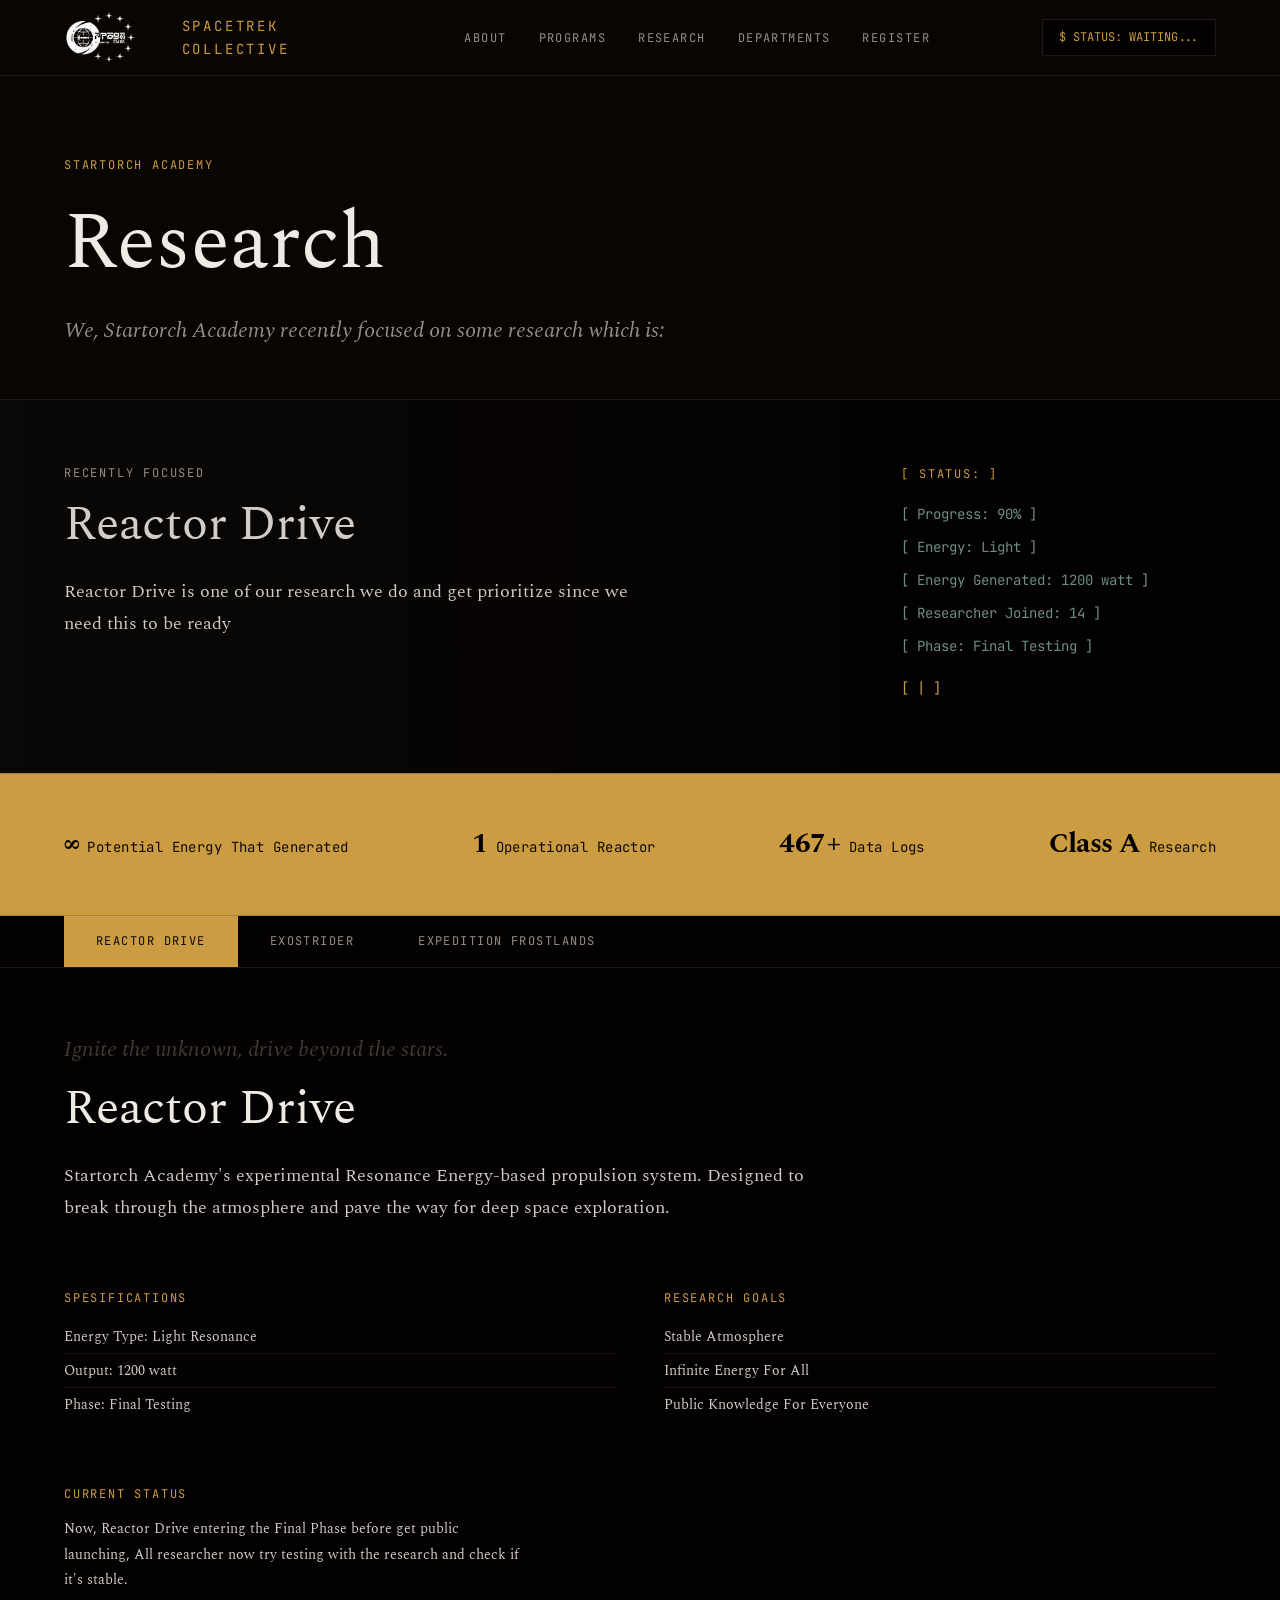
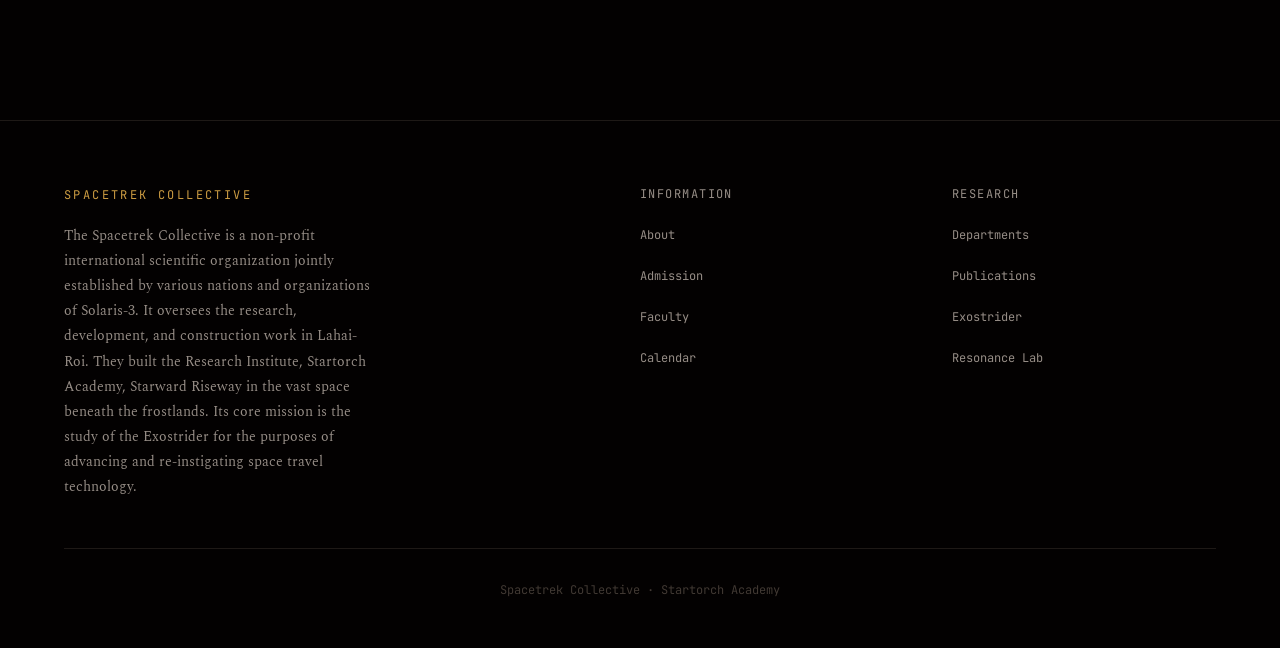
<file: HTML/research.html>
<!DOCTYPE html>
<html lang="en">
<head>
  <meta charset="UTF-8">
  <meta name="viewport" content="width=device-width, initial-scale=1.0">
  <link rel="preconnect" href="https://fonts.googleapis.com">
  <link rel="preconnect" href="https://fonts.gstatic.com" crossorigin>
  <link href="https://fonts.googleapis.com/css2?family=JetBrains+Mono:wght@400;500&family=Spectral:ital,wght@0,400;0,600;0,700;1,400;1,600&display=swap" rel="stylesheet">
  <link rel="stylesheet" href="../CSS/research.css">
  <title>Research — Startorch Academy</title>
</head>
<body>

  <!-- Navigation -->
  <nav class="nav animate-in">
    <div class="nav-left">
      <div class="logo">
        <a href="../HTML/index.html"><img src="../Assets/Spacetrek.png" alt=""></a>
      </div>
      <div class="nav-brand">Spacetrek Collective</div>
    </div>
    <ul class="nav-links">
      <li><a href="../HTML/about-us.html">About</a></li>
      <li><a href="../HTML/programs.html">Programs</a></li>
      <li><a href="../HTML/research.html">Research</a></li>
      <li><a href="../HTML/departments.html">Departments</a></li>
      <li><a href="https://forms.gle/LdhuVEGiPtUB2bT49">Register</a></li>
    </ul>
    <div class="nav-status">$ STATUS: WAITING...</div>
  </nav>

  <!-- Page Header -->
  <header class="page-header">
    <div class="label animate-in animate-in-d1">Startorch Academy</div>
    <h1 class="animate-in animate-in-d2">Research</h1>
    <p class="animate-in animate-in-d3">We, Startorch Academy recently focused on some research which is:</p>
  </header>

  <!-- Featured Research Spread -->
  <section class="spread">
    <div class="spread-content animate-in animate-in-d2">
      <div class="label" style="margin-bottom: 1rem;">Recently Focused</div>
      <h2>Reactor Drive</h2>
      <p>Reactor Drive is one of our research we do and get prioritize since we need this to be ready</p>
    </div>
    <div class="spread-terminal animate-in animate-in-d3">
      <span class="label">[ Status: ]</span>
      <div class="line">[ Progress: 90% ]</div>
      <div class="line">[ Energy: Light ]</div>
      <div class="line">[ Energy Generated: 1200 watt ]</div>
      <div class="line">[ Researcher Joined: 14 ]</div>
      <div class="line">[ Phase: Final Testing ]</div>
      <div class="line" style="margin-top: 1rem;"><span class="cursor">[ | ]</span></div>
    </div>
  </section>

  <!-- Stats Strip -->
  <div class="stats-strip animate-in animate-in-d3">
    <div class="stats-readout">
      <span class="stat-item"><span class="stat-value">∞</span>Potential Energy That Generated</span>
      <span class="stat-item"><span class="stat-value">1</span>Operational Reactor</span>
      <span class="stat-item"><span class="stat-value">467+</span>Data Logs</span>
      <span class="stat-item"><span class="stat-value">Class A</span>Research</span>
    </div>
  </div>

  <!-- Tab Interface -->
  <div class="tab-interface">
    <!-- Tab Navigation -->
    <div class="tab-nav animate-in animate-in-d4">
      <a href="#research-1" class="tab-link">Reactor Drive</a>
      <a href="#research-2" class="tab-link">Exostrider</a>
      <a href="#research-3" class="tab-link">Expedition Frostlands</a>
    </div>

    <!-- Tab Panels -->
    <div class="tab-panels">

      <!-- Panel 1 -->
      <div id="research-1" class="tab-panel">
        <div class="research-quote animate-in">Ignite the unknown, drive beyond the stars.</div>
        <h2 class="research-title animate-in animate-in-d1">Reactor Drive</h2>
        <p class="research-desc animate-in animate-in-d2">Startorch Academy's experimental Resonance Energy-based propulsion system. Designed to break through the atmosphere and pave the way for deep space exploration.</p>

        <div class="research-detail animate-in animate-in-d3">
          <div class="research-detail-section">
            <span class="label">Spesifications</span>
            <ul>
              <li>Energy Type: Light Resonance</li>
              <li>Output: 1200 watt</li>
              <li>Phase: Final Testing</li>
            </ul>
          </div>
          <div class="research-detail-section">
            <span class="label">Research Goals</span>
            <ul>
              <li>Stable Atmosphere</li>
              <li>Infinite Energy For All</li>
              <li>Public Knowledge For Everyone</li>
            </ul>
          </div>
        </div>

        <div class="research-section animate-in animate-in-d3">
          <span class="label">Current Status</span>
          <p>Now, Reactor Drive entering the Final Phase before get public launching, All researcher now try testing with the research and check if it's stable.</p>
        </div>
        </div>

      <!-- Panel 2 -->
      <div id="research-2" class="tab-panel">
        <div class="research-quote animate-in">Built to traverse where no path exists.</div>
        <h2 class="research-title animate-in animate-in-d1">Exostrider</h2>
        <p class="research-desc animate-in animate-in-d2">The Exostrider is a giant, Resonance-powered humanoid developed by the Startorch Academy. Designed as an exploration and combat support unit, its mechanical body is capable of operating in terrain inaccessible to ordinary humans.</p>

        <div class="research-detail animate-in animate-in-d3">
          <div class="research-detail-section">
            <span class="label">Spesifications</span>
            <ul>
              <li>Type: Giant Humanoid Unit</li>
              <li>Power Source: Resonance Core</li>
              <li>Height: 12m Class</li>
            </ul>
          </div>
          <div class="research-detail-section">
            <span class="label">Research Goals</span>
            <ul>
              <li>Protection Unit For Humanity</li>
              <li>Combat And Exploration Unit</li>
              <li>First Giant Humanoid With Pilot System</li>
            </ul>
          </div>
        </div>

        <div class="research-section animate-in animate-in-d3">
          <span class="label">Development Notes</span>
          <p>The Exostrider represents Startorch Academy's greatest breakthrough in humanoid construction. Pilots must have high Resonance compatibility to fully operate it.</p>
        </div>
      </div>

      <!-- Panel 3 -->
      <div id="research-3" class="tab-panel">
        <div class="research-quote animate-in">Where the frost bites, curiosity burns harder.</div>
        <h2 class="research-title animate-in animate-in-d1">Expedition Frostlands</h2>
        <p class="research-desc animate-in animate-in-d2">Expedition Frostlands is a Startorch Academy field exploration mission to an extremely frozen region. The goal is to collect rare Resonance data found only in sub-zero environments.</p>

        <div class="research-detail animate-in animate-in-d3">
          <div class="research-detail-section">
            <span class="label">Mission Parameters</span>
            <ul>
              <li>Location: Roya Frostlands</li>
              <li>Duration: 17 Months</li>
              <li>Team Size: Around 87 Researchers</li>
            </ul>
          </div>
          <div class="research-detail-section">
            <span class="label">Research Goals</span>
            <ul>
              <li>Explore Unknown Map</li>
              <li>Collect Resource For The Lab</li>
              <li>Documenting Unknown Flora And Fauna</li>
            </ul>
          </div>
        </div>

        <div class="research-section animate-in animate-in-d3">
          <span class="label">Field Notes</span>
          <p>The expedition team faced extreme conditions with temperatures reaching -60°C. However, initial findings indicate a previously unrecorded concentration of Resonance Energy.</p>
        </div>
      </div>

    </div>
  </div>

  <!-- Footer -->
  <footer class="footer animate-in animate-in-d5">
    <div class="footer-grid">
      <div class="footer-colophon">
        <span class="brand">Spacetrek Collective</span>
        <p>The Spacetrek Collective is a non-profit international scientific organization jointly established by various nations and organizations of Solaris-3. It oversees the research, development, and construction work in Lahai-Roi. They built the Research Institute, Startorch Academy, Starward Riseway in the vast space beneath the frostlands. Its core mission is the study of the Exostrider for the purposes of advancing and re-instigating space travel technology.</p>
      </div>
      <div>
        <div class="footer-heading">Information</div>
        <ul class="footer-links">
          <li><a href="../HTML/about-us.html">About</a></li>
          <li><a href="#">Admission</a></li>
          <li><a href="#">Faculty</a></li>
          <li><a href="#">Calendar</a></li>
        </ul>
      </div>
      <div>
        <div class="footer-heading">Research</div>
        <ul class="footer-links">
          <li><a href="#">Departments</a></li>
          <li><a href="#">Publications</a></li>
          <li><a href="#">Exostrider</a></li>
          <li><a href="#">Resonance Lab</a></li>
        </ul>
      </div>
    </div>
    <div class="footer-bottom">
     Spacetrek Collective &middot; Startorch Academy
    </div>
  </footer>

</body>
</html>
</file>
<file: CSS/style.css>
/* ============================================
   Startorch Academy — Design System
   Hybrid: Editorial Academic + Interface-First
   ============================================ */

/* --- Reset --- */
*, *::before, *::after {
  box-sizing: border-box;
  margin: 0;
  padding: 0;
  *::-webkit-scrollbar {
    display: none;
  }
}

/* --- Custom Properties --- */
:root {
  /* Colors (OKLCH) */
  --color-void: oklch(0.08 0.008 45);
  --color-charcoal: oklch(0.12 0.012 50);
  --color-leather: oklch(0.18 0.012 55);
  --color-warm-mid: oklch(0.35 0.015 55);
  --color-parchment: oklch(0.94 0.008 80);
  --color-parchment-dim: oklch(0.88 0.01 78);
  --color-amber: oklch(0.72 0.12 80);
  --color-amber-dim: oklch(0.62 0.10 80);
  --color-teal: oklch(0.62 0.04 170);
  --color-teal-dim: oklch(0.50 0.035 170);
  --color-text-light: oklch(0.85 0.01 70);
  --color-text-muted: oklch(0.65 0.015 60);
  --color-text-dark: oklch(0.15 0.01 50);
  --color-text-body: oklch(0.25 0.015 55);
  --color-border: oklch(0.22 0.01 55);
  --color-border-light: oklch(0.85 0.01 75);

  /* Typography */
  --font-serif: "Spectral", "Georgia", serif;
  --font-mono: "JetBrains Mono", "SF Mono", "Cascadia Code", "Fira Code", monospace;
  --font-sans: "Inter", "SF Pro", system-ui, sans-serif;

  --text-xs: 0.75rem;
  --text-sm: 0.875rem;
  --text-base: 1.125rem;
  --text-lg: 1.375rem;
  --text-xl: 1.75rem;
  --text-2xl: 2.25rem;
  --text-3xl: 3rem;
  --text-4xl: 4rem;
  --text-5xl: 5rem;

  --leading-tight: 1.1;
  --leading-snug: 1.3;
  --leading-normal: 1.6;
  --leading-relaxed: 1.8;

  /* Spacing */
  --space-1: 0.25rem;
  --space-2: 0.5rem;
  --space-3: 0.75rem;
  --space-4: 1rem;
  --space-5: 1.5rem;
  --space-6: 2rem;
  --space-8: 3rem;
  --space-10: 4rem;
  --space-12: 5rem;
  --space-16: 7rem;
  --space-20: 10rem;

  /* Layout */
  --content-narrow: 65ch;
  --content-wide: 85ch;
  --content-max: 1200px;
  --content-pad: clamp(1.5rem, 5vw, 4rem);
}

/* --- Base --- */
html {
  font-size: 16px;
  -webkit-font-smoothing: antialiased;
  -moz-osx-font-smoothing: grayscale;
}

body {
  font-family: var(--font-serif);
  font-size: var(--text-base);
  line-height: var(--leading-normal);
  color: var(--color-text-body);
}

img {
  max-width: 100%;
  display: block;
}

a {
  color: inherit;
  text-decoration: none;
}

/* --- Typography --- */
h1, h2, h3, h4 {
  font-family: var(--font-serif);
  font-weight: 400;
  line-height: var(--leading-tight);
  color: var(--color-text-dark);
}

h1 { font-size: var(--text-5xl); }
h2 { font-size: var(--text-3xl); }
h3 { font-size: var(--text-xl); }
h4 { font-size: var(--text-lg); }

p {
  max-width: var(--content-narrow);
}

.mono {
  font-family: var(--font-mono);
  font-size: var(--text-sm);
  letter-spacing: 0.02em;
  line-height: var(--leading-snug);
}

.label {
  font-family: var(--font-mono);
  font-size: var(--text-xs);
  letter-spacing: 0.15em;
  text-transform: uppercase;
  color: var(--color-text-muted);
}

/* --- Layout Sections --- */
.section-dark {
  background: var(--color-charcoal);
  color: var(--color-text-light);
}

.section-dark h1,
.section-dark h2,
.section-dark h3 {
  color: var(--color-parchment);
}

.section-dark .label {
  color: var(--color-amber);
}

.section-paper {
  background: var(--color-parchment);
  color: var(--color-text-body);
}

/* --- Navigation --- */
.nav {
  display: flex;
  justify-content: space-between;
  align-items: center;
  gap: var(--space-16);
  padding: var(--space-2) var(--content-pad);
  background: var(--color-charcoal);
  border-bottom: 1px solid var(--color-border);
}

.nav-left {
  display: flex;
  align-items: center;
  gap: 45px;
}

.logo img{
  width: 92px;
  height: auto;
}

.nav-brand {
  font-family: var(--font-mono);
  font-size: var(--text-sm);
  letter-spacing: 0.2em;
  color: var(--color-amber);
  text-transform: uppercase;
}

.nav-links {
  display: flex;
  gap: var(--space-6);
  list-style: none;
}

.nav-links a {
  font-family: var(--font-mono);
  font-size: var(--text-xs);
  letter-spacing: 0.12em;
  text-transform: uppercase;
  color: var(--color-text-muted);
  transition: color 0.2s;
}

.nav-links a:hover {
  color: var(--color-amber);
}

.nav-status {
  font-family: var(--font-mono);
  font-size: var(--text-xs);
  padding: var(--space-2) var(--space-4);
  border: 1px solid var(--color-border);
  color: var(--color-amber);
  background: var(--color-void);
  flex-shrink: 0;
}

/* --- Masthead --- */
.masthead {
  position: relative;
  padding: var(--space-16) var(--content-pad) var(--space-12);
  background-image: url(../Assets/Startorch_Academy.png);
  background-position: center;
  background-size: cover;
  border-bottom: 1px solid var(--color-border);
}

.masthead::before {
  content: '';
  position: absolute;
  inset: 0;
  background: linear-gradient(
    to right,
    rgba(10, 8, 6, 1) 0%,
     rgba(10, 8, 6, 0.4) 65%,
     rgba(10, 8, 6, 0) 100%
    );
  z-index: 0;
}

.masthead > * {
  position: relative;
  z-index: 1;
}

.masthead-statement {
  font-size: clamp(var(--text-3xl), 6vw, var(--text-5xl));
  font-weight: 400;
  line-height: var(--leading-tight);
  color: var(--color-parchment);
  max-width: 70%;
  margin-bottom: var(--space-8);
}

.masthead-sub {
  display: flex;
  gap: var(--space-8);
  align-items: flex-end;
}

.masthead-sub p {
  font-size: var(--text-lg);
  font-style: italic;
  color: var(--color-text-muted);
  max-width: 50ch;
  line-height: var(--leading-relaxed);
}

/* --- Two-Column Spread --- */
.spread {
  display: grid;
  grid-template-columns: 2fr 1fr;
  min-height: 300px;
  position: relative;
  background: url(../Assets/anotherreactor.jpg);
  background-position: 41% center;
  background-size: contain;
  background-repeat: no-repeat;
  background-color: var(--color-void);
}

.spread::before {
  content: '';
  position: absolute;
  inset: 0;
  background: linear-gradient(
    to right,
     rgba(10, 8, 6, 1) 0%,
     rgba(10, 8, 6, 0.4) 65%,
     rgba(10, 8, 6, 0) 100%
  );
  z-index: 1;
}

.spread > * {
  position: relative;
  z-index: 2;
}

.spread-content {
  padding: var(--space-10) var(--content-pad);
}

.spread-content h2 {
  margin-bottom: var(--space-5);
  color: var(--color-text-light)
}

.spread-content p {
  font-size: var(--text-base);
  line-height: var(--leading-relaxed);
  color: var(--color-text-light)
}

.spread-terminal {
  padding: var(--space-10) var(--space-8);
  background: var(--color-void);
  font-family: var(--font-mono);
  font-size: var(--text-sm);
  color: var(--color-teal);
  line-height: var(--leading-relaxed);
}

.spread-terminal .label {
  color: var(--color-amber);
  margin-bottom: var(--space-4);
  display: block;
}

.spread-terminal .line {
  margin-bottom: var(--space-2);
}

.spread-terminal .cursor {
  color: var(--color-amber);
  animation: blink 1s step-end infinite;
}

@keyframes blink {
  50% { opacity: 0; }
}

/* --- Stats Strip --- */
.stats-strip {
  padding: var(--space-8) var(--content-pad);
  background: var(--color-amber);
  border-top: 1px solid var(--color-amber-dim);
  border-bottom: 1px solid var(--color-amber-dim);
}

.stats-readout {
  display: flex;
  justify-content: space-between;
  align-items: center;
  width: 100%;
  gap: var(--space-4);
  flex-wrap: wrap;
  font-family: var(--font-mono);
}

.stat-item {
  display: inline-flex;
  align-items: baseline;
  gap: var(--space-2);
  font-size: var(--text-sm);
  color: var(--color-text-dark);
  letter-spacing: 0.03em;
}

.stat-value {
  font-family: var(--font-serif);
  font-size: var(--text-xl);
  font-weight: 700;
  color: var(--color-void);
  letter-spacing: -0.02em;
}

/* --- Programs Section --- */
.programs {
  padding: var(--space-12) var(--content-pad);
  background: var(--color-parchment);
}

.programs-header {
  margin-bottom: var(--space-10);
}

.programs-header h2 {
  margin-bottom: var(--space-3);
}

.programs-header p {
  color: var(--color-text-muted);
  font-style: italic;
}

.program-entry {
  padding: var(--space-6) 0;
  border-bottom: 1px solid var(--color-border-light);
  display: grid;
  grid-template-columns: 1fr 2fr 1fr;
  gap: var(--space-6);
  align-items: start;
}

.program-entry:first-of-type {
  border-top: 2px solid var(--color-text-dark);
}

.program-entry-quote {
  font-family: var(--font-serif);
  font-size: var(--text-base);
  font-style: italic;
  color: var(--color-warm-mid);
  line-height: var(--leading-relaxed);
}

.program-entry-info h3 {
  margin-bottom: var(--space-2);
}

.program-entry-info p {
  font-size: var(--text-sm);
  color: var(--color-text-muted);
  line-height: var(--leading-relaxed);
}

.program-entry-tag {
  font-family: var(--font-mono);
  font-size: var(--text-xs);
  color: var(--color-text-dark);
  text-align: right;
  justify-self: end;
  padding: var(--space-1) var(--space-3);
  background: var(--color-amber);
  letter-spacing: 0.12em;
}

/* --- Footer --- */
.footer {
  background: var(--color-void);
  color: var(--color-text-muted);
  padding: var(--space-10) var(--content-pad) var(--space-8);
}

.footer-grid {
  display: grid;
  grid-template-columns: 2fr 1fr 1fr;
  gap: var(--space-8);
  max-width: var(--content-max);
  margin: 0 auto;
}

.footer-colophon {
  font-size: var(--text-sm);
  line-height: var(--leading-relaxed);
  max-width: 45ch;
}

.footer-colophon .brand {
  font-family: var(--font-mono);
  color: var(--color-amber);
  font-size: var(--text-xs);
  letter-spacing: 0.2em;
  text-transform: uppercase;
  display: block;
  margin-bottom: var(--space-4);
}

.footer-heading {
  font-family: var(--font-mono);
  font-size: var(--text-xs);
  letter-spacing: 0.12em;
  text-transform: uppercase;
  color: var(--color-text-muted);
  margin-bottom: var(--space-4);
}

.footer-links {
  list-style: none;
}

.footer-links li {
  margin-bottom: var(--space-3);
}

.footer-links a {
  font-family: var(--font-mono);
  font-size: var(--text-xs);
  color: var(--color-text-muted);
  transition: color 0.2s;
}

.footer-links a:hover {
  color: var(--color-amber);
}

.footer-bottom {
  margin-top: var(--space-8);
  padding-top: var(--space-6);
  border-top: 1px solid var(--color-border);
  font-family: var(--font-mono);
  font-size: var(--text-xs);
  color: var(--color-warm-mid);
  text-align: center;
}

/* --- Section Header (for interior pages) --- */
.page-header {
  padding: var(--space-12) var(--content-pad) var(--space-8);
  background: var(--color-charcoal);
  border-bottom: 1px solid var(--color-border);
}

.page-header h1 {
  max-width: var(--content-wide);
}

.page-header .breadcrumb {
  font-family: var(--font-mono);
  font-size: var(--text-xs);
  color: var(--color-amber);
  margin-bottom: var(--space-5);
  letter-spacing: 0.1em;
}

/* --- Terminal Block (inline component) --- */
.terminal-block {
  background: var(--color-void);
  border: 1px solid var(--color-border);
  padding: var(--space-5);
  font-family: var(--font-mono);
  font-size: var(--text-sm);
  color: var(--color-teal);
  line-height: var(--leading-relaxed);
}

.terminal-block .prompt {
  color: var(--color-amber);
}

/* --- Content Section (generic) --- */
.content-section {
  padding: var(--space-10) var(--content-pad);
  max-width: var(--content-wide);
}

.content-section h2 {
  margin-bottom: var(--space-5);
}

.content-section p {
  margin-bottom: var(--space-4);
}

/* --- Timeline (for About page) --- */
.timeline {
  padding: var(--space-10) var(--content-pad);
  max-width: var(--content-wide);
}

.timeline-item {
  display: grid;
  grid-template-columns: 8rem 1fr;
  gap: var(--space-6);
  padding: var(--space-5) 0;
  border-bottom: 1px solid var(--color-border-light);
}

.timeline-year {
  font-family: var(--font-mono);
  font-size: var(--text-sm);
  color: var(--color-amber-dim);
  letter-spacing: 0.05em;
}

.timeline-desc {
  font-size: var(--text-base);
  line-height: var(--leading-relaxed);
}

/* --- Motion --- */
@keyframes fade-up {
  from {
    opacity: 0;
    transform: translateY(1.5rem);
  }
  to {
    opacity: 1;
    transform: translateY(0);
  }
}

@keyframes fade-in {
  from { opacity: 0; }
  to { opacity: 1; }
}

.animate-in {
  animation: fade-up 0.9s cubic-bezier(0.16, 1, 0.3, 1) both;
}

.animate-in-fast {
  animation: fade-up 0.6s cubic-bezier(0.16, 1, 0.3, 1) both;
}

.animate-in-d1 { animation-delay: 0.1s; }
.animate-in-d2 { animation-delay: 0.25s; }
.animate-in-d3 { animation-delay: 0.45s; }
.animate-in-d4 { animation-delay: 0.65s; }
.animate-in-d5 { animation-delay: 0.85s; }

/* --- Responsive --- */
@media (max-width: 768px) {
  .masthead-statement {
    max-width: 100%;
  }

  .masthead-sub {
    flex-direction: column;
    gap: var(--space-5);
  }

  .masthead-sub p {
    max-width: 100%;
  }

  .spread {
    grid-template-columns: 1fr;
  }

  .stats-readout {
    flex-direction: column;
    align-items: flex-start;
    gap: var(--space-3);
  }

  .stat-value {
    font-size: var(--text-lg);
  }

  .program-entry {
    grid-template-columns: 1fr;
    gap: var(--space-3);
  }

  .program-entry-tag {
    text-align: left;
    justify-self: start;
  }

  .footer-grid {
    grid-template-columns: 1fr;
    gap: var(--space-6);
  }

  .nav-links {
    display: none;
  }

  .timeline-item {
    grid-template-columns: 1fr;
    gap: var(--space-2);
  }
}
</file>
<file: CSS/about-us.css>
/* ============================================
   About Us Page — Standalone Styles
   No dependency on style.css
   ============================================ */

/* --- Reset --- */
*, *::before, *::after {
  box-sizing: border-box;
  margin: 0;
  padding: 0;
  *::-webkit-scrollbar {
    display: none;
  }
}

/* --- Custom Properties --- */
:root {
  /* Colors (OKLCH) */
  --color-void: oklch(0.08 0.008 45);
  --color-charcoal: oklch(0.12 0.012 50);
  --color-leather: oklch(0.18 0.012 55);
  --color-warm-mid: oklch(0.35 0.015 55);
  --color-parchment: oklch(0.94 0.008 80);
  --color-parchment-dim: oklch(0.88 0.01 78);
  --color-amber: oklch(0.72 0.12 80);
  --color-amber-dim: oklch(0.62 0.10 80);
  --color-teal: oklch(0.62 0.04 170);
  --color-teal-dim: oklch(0.50 0.035 170);
  --color-text-light: oklch(0.85 0.01 70);
  --color-text-muted: oklch(0.65 0.015 60);
  --color-text-dark: oklch(0.15 0.01 50);
  --color-text-body: oklch(0.25 0.015 55);
  --color-border: oklch(0.22 0.01 55);
  --color-border-light: oklch(0.85 0.01 75);

  /* Typography */
  --font-serif: "Spectral", "Georgia", serif;
  --font-mono: "JetBrains Mono", "SF Mono", "Cascadia Code", "Fira Code", monospace;

  --text-xs: 0.75rem;
  --text-sm: 0.875rem;
  --text-base: 1.125rem;
  --text-lg: 1.375rem;
  --text-xl: 1.75rem;
  --text-2xl: 2.25rem;
  --text-3xl: 3rem;
  --text-4xl: 4rem;
  --text-5xl: 5rem;

  --leading-tight: 1.1;
  --leading-snug: 1.3;
  --leading-normal: 1.6;
  --leading-relaxed: 1.8;

  /* Spacing */
  --space-1: 0.25rem;
  --space-2: 0.5rem;
  --space-3: 0.75rem;
  --space-4: 1rem;
  --space-5: 1.5rem;
  --space-6: 2rem;
  --space-8: 3rem;
  --space-10: 4rem;
  --space-12: 5rem;
  --space-16: 7rem;
  --space-20: 10rem;

  /* Layout */
  --content-narrow: 65ch;
  --content-wide: 85ch;
  --content-max: 1200px;
  --content-pad: clamp(1.5rem, 5vw, 4rem);
}

/* --- Base --- */
html {
  font-size: 16px;
  -webkit-font-smoothing: antialiased;
  -moz-osx-font-smoothing: grayscale;
}

body {
  font-family: var(--font-serif);
  font-size: var(--text-base);
  line-height: var(--leading-normal);
  color: var(--color-text-body);
}

img {
  max-width: 100%;
  display: block;
}

a {
  color: inherit;
  text-decoration: none;
}

/* --- Typography --- */
h1, h2, h3, h4 {
  font-family: var(--font-serif);
  font-weight: 400;
  line-height: var(--leading-tight);
  color: var(--color-text-dark);
}

h1 { font-size: var(--text-5xl); }
h2 { font-size: var(--text-3xl); }
h3 { font-size: var(--text-xl); }
h4 { font-size: var(--text-lg); }

p {
  max-width: var(--content-narrow);
}

.label {
  font-family: var(--font-mono);
  font-size: var(--text-xs);
  letter-spacing: 0.15em;
  text-transform: uppercase;
  color: var(--color-text-muted);
}

/* ============================================
   COPIED FROM style.css — Navigation (header)
   ============================================ */

.nav {
  display: flex;
  justify-content: space-between;
  align-items: center;
  gap: var(--space-16);
  padding: var(--space-2) var(--content-pad);
  background: var(--color-charcoal);
  border-bottom: 1px solid var(--color-border);
  position: relative;
}

.nav-left {
  display: flex;
  align-items: center;
  gap: 45px;
}

.nav-links {
  display: flex;
  gap: var(--space-6);
  list-style: none;
}

.nav-links a {
  font-family: var(--font-mono);
  font-size: var(--text-xs);
  letter-spacing: 0.12em;
  text-transform: uppercase;
  color: var(--color-text-muted);
  transition: color 0.2s;
}

.nav-links a:hover {
  color: var(--color-amber);
}

.nav-status {
  font-family: var(--font-mono);
  font-size: var(--text-xs);
  padding: var(--space-2) var(--space-4);
  border: 1px solid var(--color-border);
  color: var(--color-amber);
  background: var(--color-void);
  flex-shrink: 0;
}

.nav-left {
  display: flex;
  align-items: center;
  gap: 45px;
}

.logo img {
  width: 92px;
  height: auto;
}

.nav-brand {
  font-family: var(--font-mono);
  font-size: var(--text-sm);
  letter-spacing: 0.2em;
  color: var(--color-amber);
  text-transform: uppercase;
}

.nav-links {
  display: flex;
  gap: var(--space-6);
  list-style: none;
}

.nav-links a {
  font-family: var(--font-mono);
  font-size: var(--text-xs);
  letter-spacing: 0.12em;
  text-transform: uppercase;
  color: var(--color-text-muted);
  transition: color 0.2s;
}

.nav-links a:hover {
  color: var(--color-amber);
}

.nav-status {
  font-family: var(--font-mono);
  font-size: var(--text-xs);
  padding: var(--space-2) var(--space-4);
  border: 1px solid var(--color-border);
  color: var(--color-amber);
  background: var(--color-void);
}

/* ============================================
   Page-Specific — Masthead
   ============================================ */

.masthead {
  position: relative;
  padding: var(--space-16) var(--content-pad) var(--space-12);
  background-color: var(--color-charcoal);
  border-bottom: 1px solid var(--color-border);
}

.masthead-statement {
  font-size: clamp(var(--text-3xl), 6vw, var(--text-5xl));
  font-weight: 400;
  line-height: var(--leading-tight);
  color: var(--color-parchment);
  max-width: 70%;
  margin-bottom: var(--space-8);
}

.masthead-sub {
  display: flex;
  gap: var(--space-8);
  align-items: flex-end;
}

.masthead-sub p {
  font-size: var(--text-lg);
  font-style: italic;
  color: var(--color-text-muted);
  max-width: 50ch;
  line-height: var(--leading-relaxed);
}

.terminal-block {
  background: var(--color-void);
  border: 1px solid var(--color-border);
  padding: var(--space-5);
  font-family: var(--font-mono);
  font-size: var(--text-sm);
  color: var(--color-teal);
  line-height: var(--leading-relaxed);
}

.terminal-block .prompt {
  color: var(--color-amber);
}

/* ============================================
   Page-Specific — Spread
   ============================================ */

.spread {
  display: grid;
  grid-template-columns: 2fr 1fr;
  min-height: 300px;
  position: relative;
  background-color: var(--color-void);
  place-items: start;
}

.spread-content {
  padding: var(--space-10) var(--content-pad);
}

.spread-content h2 {
  margin-bottom: var(--space-5);
  color: var(--color-text-light);
  font-weight: 600;
}

.spread-content p {
  font-size: var(--text-base);
  line-height: var(--leading-relaxed);
  color: var(--color-text-light);
  font-style: italic;
}

.join-button-actions {
  display: flex;
  flex-direction: column;
  align-items: flex-start;
  gap: var(--space-6);
  padding: var(--space-10) var(--space-1);
}

.join {
  background: var(--color-amber);
  border-radius: 6px;
  color: var(--color-void);
  padding: var(--space-2) var(--content-pad);
}

.contact {
  background: var(--color-void);
  border: 1px solid var(--color-amber);
  border-radius: 6px;
  color: var(--color-amber);
  text-align: center;
  padding: var(--space-2) var(--content-pad);
}

/* ============================================
   Page-Specific — Stats Strip
   ============================================ */

.stats-strip {
  padding: var(--space-8) var(--content-pad);
  background: var(--color-amber);
  border-top: 1px solid var(--color-amber-dim);
  border-bottom: 1px solid var(--color-amber-dim);
}

.stats-readout {
  display: flex;
  justify-content: space-between;
  align-items: center;
  width: 100%;
  gap: var(--space-4);
  flex-wrap: wrap;
  font-family: var(--font-mono);
}

.stat-item {
  display: inline-flex;
  align-items: baseline;
  gap: var(--space-2);
  font-size: var(--text-sm);
  color: var(--color-text-dark);
  letter-spacing: 0.03em;
}

.stat-value {
  font-family: var(--font-serif);
  font-size: var(--text-xl);
  font-weight: 700;
  color: var(--color-void);
  letter-spacing: -0.02em;
}

/* ============================================
   Page-Specific — Programs / Departments
   ============================================ */

.programs {
  padding: var(--space-12) var(--content-pad);
  background: var(--color-parchment);
}

.programs-header {
  margin-bottom: var(--space-10);
}

.programs-header h2 {
  margin-bottom: var(--space-3);
}

.programs-header p {
  color: var(--color-text-muted);
  font-style: italic;
}

.program-entry {
  padding: var(--space-6) 0;
  border-bottom: 1px solid var(--color-border-light);
  display: grid;
  grid-template-columns: 1fr 2fr 1fr;
  gap: var(--space-6);
  align-items: start;
}

.program-entry:first-of-type {
  border-top: 2px solid var(--color-text-dark);
}

.program-entry-quote {
  font-family: var(--font-serif);
  font-size: var(--text-base);
  font-style: italic;
  color: var(--color-warm-mid);
  line-height: var(--leading-relaxed);
}

.program-entry-info h3 {
  margin-bottom: var(--space-2);
}

.program-entry-info p {
  font-size: var(--text-sm);
  color: var(--color-text-muted);
  line-height: var(--leading-relaxed);
}

.program-entry-tag {
  font-family: var(--font-mono);
  font-size: var(--text-xs);
  color: var(--color-text-dark);
  text-align: right;
  justify-self: end;
  padding: var(--space-1) var(--space-3);
  background: var(--color-amber);
  letter-spacing: 0.12em;
}

/* ============================================
   Page-Specific — Campus Life
   ============================================ */

.about-campus {
  padding: var(--space-12) var(--content-pad);
  background: var(--color-parchment);
  border-top: 1px solid var(--color-border-light);
}

.about-campus-header {
  margin-bottom: var(--space-10);
}

.about-campus-header h2 {
  margin-bottom: var(--space-3);
}

.about-campus-header p {
  color: var(--color-text-muted);
  font-style: italic;
}

.campus-grid {
  display: grid;
  grid-template-columns: 1fr 1fr;
  gap: var(--space-8) var(--space-10);
}

.campus-facility {
  padding: var(--space-6) 0;
  border-bottom: 1px solid var(--color-border-light);
}

.campus-facility:first-child {
  border-top: 2px solid var(--color-text-dark);
}

.campus-facility h3 {
  margin-bottom: var(--space-2);
}

.campus-facility p {
  font-size: var(--text-sm);
  color: var(--color-text-muted);
  line-height: var(--leading-relaxed);
}

.campus-facility-tag {
  font-family: var(--font-mono);
  font-size: var(--text-xs);
  letter-spacing: 0.12em;
  color: var(--color-text-dark);
  padding: var(--space-1) var(--space-3);
  background: var(--color-amber);
  display: inline-block;
  margin-bottom: var(--space-3);
}

/* ============================================
   COPIED FROM style.css — Footer
   ============================================ */

.footer {
  background: var(--color-void);
  color: var(--color-text-muted);
  padding: var(--space-10) var(--content-pad) var(--space-8);
}

.footer-grid {
  display: grid;
  grid-template-columns: 2fr 1fr 1fr;
  gap: var(--space-8);
  max-width: var(--content-max);
  margin: 0 auto;
}

.footer-colophon {
  font-size: var(--text-sm);
  line-height: var(--leading-relaxed);
  max-width: 45ch;
}

.footer-colophon .brand {
  font-family: var(--font-mono);
  color: var(--color-amber);
  font-size: var(--text-xs);
  letter-spacing: 0.2em;
  text-transform: uppercase;
  display: block;
  margin-bottom: var(--space-4);
}

.footer-heading {
  font-family: var(--font-mono);
  font-size: var(--text-xs);
  letter-spacing: 0.12em;
  text-transform: uppercase;
  color: var(--color-text-muted);
  margin-bottom: var(--space-4);
}

.footer-links {
  list-style: none;
}

.footer-links li {
  margin-bottom: var(--space-3);
}

.footer-links a {
  font-family: var(--font-mono);
  font-size: var(--text-xs);
  color: var(--color-text-muted);
  transition: color 0.2s;
}

.footer-links a:hover {
  color: var(--color-amber);
}

.footer-bottom {
  margin-top: var(--space-8);
  padding-top: var(--space-6);
  border-top: 1px solid var(--color-border);
  font-family: var(--font-mono);
  font-size: var(--text-xs);
  color: var(--color-warm-mid);
  text-align: center;
}

/* ============================================
   Motion
   ============================================ */

@keyframes fade-up {
  from {
    opacity: 0;
    transform: translateY(1.5rem);
  }
  to {
    opacity: 1;
    transform: translateY(0);
  }
}

.animate-in {
  animation: fade-up 0.9s cubic-bezier(0.16, 1, 0.3, 1) both;
}

.animate-in-d1 { animation-delay: 0.1s; }
.animate-in-d2 { animation-delay: 0.25s; }
.animate-in-d3 { animation-delay: 0.45s; }
.animate-in-d4 { animation-delay: 0.65s; }
.animate-in-d5 { animation-delay: 0.85s; }

/* ============================================
   Responsive
   ============================================ */

@media (max-width: 768px) {
  .masthead-statement {
    max-width: 100%;
  }

  .masthead-sub {
    flex-direction: column;
    gap: var(--space-5);
  }

  .masthead-sub p {
    max-width: 100%;
  }

  .spread {
    grid-template-columns: 1fr;
  }

  .stats-readout {
    flex-direction: column;
    align-items: flex-start;
    gap: var(--space-3);
  }

  .stat-value {
    font-size: var(--text-lg);
  }

  .program-entry {
    grid-template-columns: 1fr;
    gap: var(--space-3);
  }

  .program-entry-tag {
    text-align: left;
    justify-self: start;
  }

  .campus-grid {
    grid-template-columns: 1fr;
    gap: var(--space-4);
  }

  .footer-grid {
    grid-template-columns: 1fr;
    gap: var(--space-6);
  }

  .nav-links {
    display: none;
  }
}
</file>
<file: CSS/departments.css>
/* ============================================
   Startorch Academy — Departments Page
   CSS-only :target tabbed interface
   ============================================ */

/* --- Reset --- */
*, *::before, *::after {
  box-sizing: border-box;
  margin: 0;
  padding: 0;
  *::-webkit-scrollbar {
    display: none;
  }
}

/* --- Custom Properties --- */
:root {
  --color-void: oklch(0.08 0.008 45);
  --color-charcoal: oklch(0.12 0.012 50);
  --color-leather: oklch(0.18 0.012 55);
  --color-warm-mid: oklch(0.35 0.015 55);
  --color-parchment: oklch(0.94 0.008 80);
  --color-parchment-dim: oklch(0.88 0.01 78);
  --color-amber: oklch(0.72 0.12 80);
  --color-amber-dim: oklch(0.62 0.10 80);
  --color-teal: oklch(0.62 0.04 170);
  --color-teal-dim: oklch(0.50 0.035 170);
  --color-text-light: oklch(0.85 0.01 70);
  --color-text-muted: oklch(0.65 0.015 60);
  --color-text-dark: oklch(0.15 0.01 50);
  --color-text-body: oklch(0.25 0.015 55);
  --color-border: oklch(0.22 0.01 55);
  --color-border-light: oklch(0.85 0.01 75);

  --font-serif: "Spectral", "Georgia", serif;
  --font-mono: "JetBrains Mono", "SF Mono", "Cascadia Code", "Fira Code", monospace;

  --text-xs: 0.75rem;
  --text-sm: 0.875rem;
  --text-base: 1.125rem;
  --text-lg: 1.375rem;
  --text-xl: 1.75rem;
  --text-2xl: 2.25rem;
  --text-3xl: 3rem;
  --text-4xl: 4rem;
  --text-5xl: 5rem;

  --leading-tight: 1.1;
  --leading-snug: 1.3;
  --leading-normal: 1.6;
  --leading-relaxed: 1.8;

  --space-1: 0.25rem;
  --space-2: 0.5rem;
  --space-3: 0.75rem;
  --space-4: 1rem;
  --space-5: 1.5rem;
  --space-6: 2rem;
  --space-8: 3rem;
  --space-10: 4rem;
  --space-12: 5rem;
  --space-16: 7rem;
  --space-20: 10rem;

  --content-narrow: 65ch;
  --content-wide: 85ch;
  --content-max: 1200px;
  --content-pad: clamp(1.5rem, 5vw, 4rem);
}

/* --- Base --- */
html {
  font-size: 16px;
  -webkit-font-smoothing: antialiased;
  -moz-osx-font-smoothing: grayscale;
}

body {
  font-family: var(--font-serif);
  font-size: var(--text-base);
  line-height: var(--leading-normal);
  color: var(--color-text-body);
  background: var(--color-charcoal);
}

img {
  max-width: 100%;
  display: block;
}

a {
  color: inherit;
  text-decoration: none;
}

/* --- Typography --- */
h1, h2, h3, h4 {
  font-family: var(--font-serif);
  font-weight: 400;
  line-height: var(--leading-tight);
  color: var(--color-text-dark);
}

h1 { font-size: var(--text-5xl); }
h2 { font-size: var(--text-3xl); }
h3 { font-size: var(--text-xl); }
h4 { font-size: var(--text-lg); }

p {
  max-width: var(--content-narrow);
}

.label {
  font-family: var(--font-mono);
  font-size: var(--text-xs);
  letter-spacing: 0.15em;
  text-transform: uppercase;
  color: var(--color-text-muted);
}

/* --- Navigation --- */
.nav {
  display: flex;
  justify-content: space-between;
  align-items: center;
  gap: var(--space-16);
  padding: var(--space-2) var(--content-pad);
  background: var(--color-charcoal);
  border-bottom: 1px solid var(--color-border);
}

.nav-left {
  display: flex;
  align-items: center;
  gap: 45px;
}

.logo img{
  width: 92px;
  height: auto;
}

.nav-brand {
  font-family: var(--font-mono);
  font-size: var(--text-sm);
  letter-spacing: 0.2em;
  color: var(--color-amber);
  text-transform: uppercase;
}

.nav-links {
  display: flex;
  gap: var(--space-6);
  list-style: none;
}

.nav-links a {
  font-family: var(--font-mono);
  font-size: var(--text-xs);
  letter-spacing: 0.12em;
  text-transform: uppercase;
  color: var(--color-text-muted);
  transition: color 0.2s;
}

.nav-links a:hover {
  color: var(--color-amber);
}

.nav-status {
  font-family: var(--font-mono);
  font-size: var(--text-xs);
  padding: var(--space-2) var(--space-4);
  border: 1px solid var(--color-border);
  color: var(--color-amber);
  background: var(--color-void);
  flex-shrink: 0;
}

/* --- Page Header --- */
.page-header {
  padding: var(--space-12) var(--content-pad) var(--space-8);
  background: var(--color-charcoal);
  border-bottom: 1px solid var(--color-border);
}

.page-header .label {
  color: var(--color-amber);
  margin-bottom: var(--space-5);
}

.page-header h1 {
  color: var(--color-parchment);
  max-width: var(--content-wide);
  margin-bottom: var(--space-5);
}

.page-header p {
  color: var(--color-text-muted);
  font-style: italic;
  font-size: var(--text-lg);
  line-height: var(--leading-relaxed);
}

/* --- Tab Interface --- */
.tab-interface {
  background: var(--color-void);
}

/* --- Tab Navigation --- */
.tab-nav {
  display: flex;
  gap: 0;
  border-bottom: 1px solid var(--color-border);
  background: var(--color-void);
  padding: 0 var(--content-pad);
}

.tab-link {
  font-family: var(--font-mono);
  font-size: var(--text-xs);
  letter-spacing: 0.12em;
  text-transform: uppercase;
  color: var(--color-text-muted);
  padding: var(--space-4) var(--space-6);
  border: none;
  background: none;
  cursor: pointer;
  transition: color 0.2s, background 0.2s;
  text-decoration: none;
  display: inline-block;
}

.tab-link:hover {
  color: var(--color-amber);
}

/* Active tab styling via :has() on container */
.tab-interface:has(#department-1:target) .tab-link[href="#department-1"],
.tab-interface:has(#department-2:target) .tab-link[href="#department-2"],
.tab-interface:has(#department-3:target) .tab-link[href="#department-3"] {
  background: var(--color-amber);
  color: var(--color-text-dark);
}

/* Default: first tab active when no hash */
.tab-interface:not(:has(.tab-panel:target)) .tab-link:first-child {
  background: var(--color-amber);
  color: var(--color-text-dark);
}

/* --- Tab Panels --- */
.tab-panels {
  position: relative;
}

.tab-panel {
  display: none;
  padding: var(--space-10) var(--content-pad) var(--space-12);
  background: var(--color-void);
  border-bottom: 1px solid var(--color-border);
}

.tab-panel:target {
  display: block;
}

/* Default: show first panel when no hash is set */
.tab-panels:not(:has(.tab-panel:target)) .tab-panel:first-child {
  display: block;
}

/* --- Department Detail --- */
.dept-quote {
  font-family: var(--font-serif);
  font-size: var(--text-lg);
  font-style: italic;
  color: var(--color-warm-mid);
  margin-bottom: var(--space-4);
}

.dept-name {
  font-family: var(--font-serif);
  font-size: var(--text-3xl);
  color: var(--color-parchment);
  margin-bottom: var(--space-5);
}

.dept-desc {
  font-size: var(--text-base);
  color: var(--color-text-light);
  line-height: var(--leading-relaxed);
  max-width: var(--content-wide);
  margin-bottom: var(--space-10);
}

.dept-detail {
  display: grid;
  grid-template-columns: 1fr 1fr;
  gap: var(--space-8);
  margin-bottom: var(--space-10);
}

.dept-detail-section .label {
  color: var(--color-amber);
  margin-bottom: var(--space-3);
  display: block;
}

.dept-detail-section ul {
  list-style: none;
}

.dept-detail-section li {
  font-size: var(--text-sm);
  color: var(--color-text-light);
  line-height: var(--leading-relaxed);
  padding: var(--space-1) 0;
  border-bottom: 1px solid var(--color-leather);
}

.dept-detail-section li:last-child {
  border-bottom: none;
}

.dept-faculty {
  margin-bottom: var(--space-8);
}

.dept-faculty .label {
  color: var(--color-amber);
  margin-bottom: var(--space-3);
  display: block;
}

.dept-faculty p {
  font-size: var(--text-sm);
  color: var(--color-text-light);
  line-height: var(--leading-relaxed);
}

.dept-research {
  margin-bottom: var(--space-8);
}

.dept-research .label {
  color: var(--color-amber);
  margin-bottom: var(--space-3);
  display: block;
}

.dept-research p {
  font-size: var(--text-sm);
  color: var(--color-text-light);
  line-height: var(--leading-relaxed);
}

/* --- Department Terminal --- */
.dept-terminal {
  padding: var(--space-6) var(--space-8);
  background: var(--color-charcoal);
  border: 1px solid var(--color-border);
  font-family: var(--font-mono);
  font-size: var(--text-sm);
  color: var(--color-teal);
  line-height: var(--leading-relaxed);
}

.dept-terminal .label {
  color: var(--color-amber);
  margin-bottom: var(--space-3);
  display: block;
}

.dept-terminal .line {
  margin-bottom: var(--space-1);
}

.dept-terminal .cursor {
  color: var(--color-amber);
  animation: blink 1s step-end infinite;
}

@keyframes blink {
  50% { opacity: 0; }
}

/* --- Footer --- */
.footer {
  background: var(--color-void);
  color: var(--color-text-muted);
  padding: var(--space-10) var(--content-pad) var(--space-8);
}

.footer-grid {
  display: grid;
  grid-template-columns: 2fr 1fr 1fr;
  gap: var(--space-8);
  max-width: var(--content-max);
  margin: 0 auto;
}

.footer-colophon {
  font-size: var(--text-sm);
  line-height: var(--leading-relaxed);
  max-width: 45ch;
}

.footer-colophon .brand {
  font-family: var(--font-mono);
  color: var(--color-amber);
  font-size: var(--text-xs);
  letter-spacing: 0.2em;
  text-transform: uppercase;
  display: block;
  margin-bottom: var(--space-4);
}

.footer-heading {
  font-family: var(--font-mono);
  font-size: var(--text-xs);
  letter-spacing: 0.12em;
  text-transform: uppercase;
  color: var(--color-text-muted);
  margin-bottom: var(--space-4);
}

.footer-links {
  list-style: none;
}

.footer-links li {
  margin-bottom: var(--space-3);
}

.footer-links a {
  font-family: var(--font-mono);
  font-size: var(--text-xs);
  color: var(--color-text-muted);
  transition: color 0.2s;
}

.footer-links a:hover {
  color: var(--color-amber);
}

.footer-bottom {
  margin-top: var(--space-8);
  padding-top: var(--space-6);
  border-top: 1px solid var(--color-border);
  font-family: var(--font-mono);
  font-size: var(--text-xs);
  color: var(--color-warm-mid);
  text-align: center;
}

/* --- Motion --- */
@keyframes fade-up {
  from {
    opacity: 0;
    transform: translateY(1.5rem);
  }
  to {
    opacity: 1;
    transform: translateY(0);
  }
}

.animate-in {
  animation: fade-up 0.9s cubic-bezier(0.16, 1, 0.3, 1) both;
}

.animate-in-d1 { animation-delay: 0.1s; }
.animate-in-d2 { animation-delay: 0.25s; }
.animate-in-d3 { animation-delay: 0.45s; }
.animate-in-d4 { animation-delay: 0.65s; }
.animate-in-d5 { animation-delay: 0.85s; }

/* --- Responsive --- */
@media (max-width: 768px) {
  .page-header h1 {
    font-size: var(--text-2xl);
  }

  .tab-nav {
    flex-direction: column;
    gap: 0;
  }

  .tab-link {
    padding: var(--space-3) var(--space-4);
    border-bottom: 1px solid var(--color-leather);
  }

  .dept-detail {
    grid-template-columns: 1fr;
    gap: var(--space-6);
  }

  .dept-name {
    font-size: var(--text-2xl);
  }

  .footer-grid {
    grid-template-columns: 1fr;
    gap: var(--space-6);
  }

  .nav-links {
    display: none;
  }
}
</file>
<file: CSS/programs.css>
/* ============================================
   Startorch Academy — Programs Page
   CSS-only :target tabbed interface
   ============================================ */

/* --- Reset --- */
*, *::before, *::after {
  box-sizing: border-box;
  margin: 0;
  padding: 0;
  *::-webkit-scrollbar {
    display: none;
  }
}

/* --- Custom Properties --- */
:root {
  --color-void: oklch(0.08 0.008 45);
  --color-charcoal: oklch(0.12 0.012 50);
  --color-leather: oklch(0.18 0.012 55);
  --color-warm-mid: oklch(0.35 0.015 55);
  --color-parchment: oklch(0.94 0.008 80);
  --color-parchment-dim: oklch(0.88 0.01 78);
  --color-amber: oklch(0.72 0.12 80);
  --color-amber-dim: oklch(0.62 0.10 80);
  --color-teal: oklch(0.62 0.04 170);
  --color-teal-dim: oklch(0.50 0.035 170);
  --color-text-light: oklch(0.85 0.01 70);
  --color-text-muted: oklch(0.65 0.015 60);
  --color-text-dark: oklch(0.15 0.01 50);
  --color-text-body: oklch(0.25 0.015 55);
  --color-border: oklch(0.22 0.01 55);
  --color-border-light: oklch(0.85 0.01 75);

  --font-serif: "Spectral", "Georgia", serif;
  --font-mono: "JetBrains Mono", "SF Mono", "Cascadia Code", "Fira Code", monospace;

  --text-xs: 0.75rem;
  --text-sm: 0.875rem;
  --text-base: 1.125rem;
  --text-lg: 1.375rem;
  --text-xl: 1.75rem;
  --text-2xl: 2.25rem;
  --text-3xl: 3rem;
  --text-4xl: 4rem;
  --text-5xl: 5rem;

  --leading-tight: 1.1;
  --leading-snug: 1.3;
  --leading-normal: 1.6;
  --leading-relaxed: 1.8;

  --space-1: 0.25rem;
  --space-2: 0.5rem;
  --space-3: 0.75rem;
  --space-4: 1rem;
  --space-5: 1.5rem;
  --space-6: 2rem;
  --space-8: 3rem;
  --space-10: 4rem;
  --space-12: 5rem;
  --space-16: 7rem;
  --space-20: 10rem;

  --content-narrow: 65ch;
  --content-wide: 85ch;
  --content-max: 1200px;
  --content-pad: clamp(1.5rem, 5vw, 4rem);
}

/* --- Base --- */
html {
  font-size: 16px;
  -webkit-font-smoothing: antialiased;
  -moz-osx-font-smoothing: grayscale;
}

body {
  font-family: var(--font-serif);
  font-size: var(--text-base);
  line-height: var(--leading-normal);
  color: var(--color-text-body);
  background: var(--color-charcoal);
}

img {
  max-width: 100%;
  display: block;
}

a {
  color: inherit;
  text-decoration: none;
}

/* --- Typography --- */
h1, h2, h3, h4 {
  font-family: var(--font-serif);
  font-weight: 400;
  line-height: var(--leading-tight);
  color: var(--color-text-dark);
}

h1 { font-size: var(--text-5xl); }
h2 { font-size: var(--text-3xl); }
h3 { font-size: var(--text-xl); }
h4 { font-size: var(--text-lg); }

p {
  max-width: var(--content-narrow);
}

.label {
  font-family: var(--font-mono);
  font-size: var(--text-xs);
  letter-spacing: 0.15em;
  text-transform: uppercase;
  color: var(--color-text-muted);
}

/* --- Navigation --- */
.nav {
  display: flex;
  justify-content: space-between;
  align-items: center;
  gap: var(--space-16);
  padding: var(--space-2) var(--content-pad);
  background: var(--color-charcoal);
  border-bottom: 1px solid var(--color-border);
}

.nav-left {
  display: flex;
  align-items: center;
  gap: 45px;
}

.logo img{
  width: 92px;
  height: auto;
}

.nav-brand {
  font-family: var(--font-mono);
  font-size: var(--text-sm);
  letter-spacing: 0.2em;
  color: var(--color-amber);
  text-transform: uppercase;
}

.nav-links {
  display: flex;
  gap: var(--space-6);
  list-style: none;
}

.nav-links a {
  font-family: var(--font-mono);
  font-size: var(--text-xs);
  letter-spacing: 0.12em;
  text-transform: uppercase;
  color: var(--color-text-muted);
  transition: color 0.2s;
}

.nav-links a:hover {
  color: var(--color-amber);
}

.nav-status {
  font-family: var(--font-mono);
  font-size: var(--text-xs);
  padding: var(--space-2) var(--space-4);
  border: 1px solid var(--color-border);
  color: var(--color-amber);
  background: var(--color-void);
  flex-shrink: 0;
}

/* --- Page Header --- */
.page-header {
  padding: var(--space-12) var(--content-pad) var(--space-8);
  background: var(--color-charcoal);
  border-bottom: 1px solid var(--color-border);
}

.page-header .label {
  color: var(--color-amber);
  margin-bottom: var(--space-5);
}

.page-header h1 {
  color: var(--color-parchment);
  max-width: var(--content-wide);
  margin-bottom: var(--space-5);
}

.page-header p {
  color: var(--color-text-muted);
  font-style: italic;
  font-size: var(--text-lg);
  line-height: var(--leading-relaxed);
}

/* --- Tab Interface --- */
.tab-interface {
  background: var(--color-void);
}

/* --- Tab Navigation --- */
.tab-nav {
  display: flex;
  gap: 0;
  border-bottom: 1px solid var(--color-border);
  background: var(--color-void);
  padding: 0 var(--content-pad);
}

.tab-link {
  font-family: var(--font-mono);
  font-size: var(--text-xs);
  letter-spacing: 0.12em;
  text-transform: uppercase;
  color: var(--color-text-muted);
  padding: var(--space-4) var(--space-6);
  border: none;
  background: none;
  cursor: pointer;
  transition: color 0.2s, background 0.2s;
  text-decoration: none;
  display: inline-block;
}

.tab-link:hover {
  color: var(--color-amber);
}

/* Active tab styling via :has() on container */
.tab-interface:has(#synchronists:target) .tab-link[href="#synchronists"],
.tab-interface:has(#light-energy:target) .tab-link[href="#light-energy"],
.tab-interface:has(#exostrider:target) .tab-link[href="#exostrider"] {
  background: var(--color-amber);
  color: var(--color-text-dark);
}

/* Default: first tab active when no hash */
.tab-interface:not(:has(.tab-panel:target)) .tab-link:first-child {
  background: var(--color-amber);
  color: var(--color-text-dark);
}

/* --- Tab Panels --- */
.tab-panels {
  position: relative;
}

.tab-panel {
  display: none;
  padding: var(--space-10) var(--content-pad) var(--space-12);
  background: var(--color-void);
  border-bottom: 1px solid var(--color-border);
}

.tab-panel:target {
  display: block;
}

/* Default: show first panel when no hash is set */
.tab-panels:not(:has(.tab-panel:target)) .tab-panel:first-child {
  display: block;
}

/* --- Program Detail --- */
.program-quote {
  font-family: var(--font-serif);
  font-size: var(--text-lg);
  font-style: italic;
  color: var(--color-warm-mid);
  margin-bottom: var(--space-4);
}

.program-name {
  font-family: var(--font-serif);
  font-size: var(--text-3xl);
  color: var(--color-parchment);
  margin-bottom: var(--space-5);
}

.program-desc {
  font-size: var(--text-base);
  color: var(--color-text-light);
  line-height: var(--leading-relaxed);
  max-width: var(--content-wide);
  margin-bottom: var(--space-10);
}

.program-detail {
  display: grid;
  grid-template-columns: 1fr 1fr;
  gap: var(--space-8);
  margin-bottom: var(--space-10);
}

.program-detail-section .label {
  color: var(--color-amber);
  margin-bottom: var(--space-3);
  display: block;
}

.program-detail-section ul {
  list-style: none;
}

.program-detail-section li {
  font-size: var(--text-sm);
  color: var(--color-text-light);
  line-height: var(--leading-relaxed);
  padding: var(--space-1) 0;
  border-bottom: 1px solid var(--color-leather);
}

.program-detail-section li:last-child {
  border-bottom: none;
}

.program-faculty {
  margin-bottom: var(--space-8);
}

.program-faculty .label {
  color: var(--color-amber);
  margin-bottom: var(--space-3);
  display: block;
}

.program-faculty p {
  font-size: var(--text-sm);
  color: var(--color-text-light);
  line-height: var(--leading-relaxed);
}

.program-research {
  margin-bottom: var(--space-8);
}

.program-research .label {
  color: var(--color-amber);
  margin-bottom: var(--space-3);
  display: block;
}

.program-research p {
  font-size: var(--text-sm);
  color: var(--color-text-light);
  line-height: var(--leading-relaxed);
}

/* --- Program Terminal --- */
.program-terminal {
  padding: var(--space-6) var(--space-8);
  background: var(--color-charcoal);
  border: 1px solid var(--color-border);
  font-family: var(--font-mono);
  font-size: var(--text-sm);
  color: var(--color-teal);
  line-height: var(--leading-relaxed);
}

.program-terminal .label {
  color: var(--color-amber);
  margin-bottom: var(--space-3);
  display: block;
}

.program-terminal .line {
  margin-bottom: var(--space-1);
}

.program-terminal .cursor {
  color: var(--color-amber);
  animation: blink 1s step-end infinite;
}

@keyframes blink {
  50% { opacity: 0; }
}

/* --- Footer --- */
.footer {
  background: var(--color-void);
  color: var(--color-text-muted);
  padding: var(--space-10) var(--content-pad) var(--space-8);
}

.footer-grid {
  display: grid;
  grid-template-columns: 2fr 1fr 1fr;
  gap: var(--space-8);
  max-width: var(--content-max);
  margin: 0 auto;
}

.footer-colophon {
  font-size: var(--text-sm);
  line-height: var(--leading-relaxed);
  max-width: 45ch;
}

.footer-colophon .brand {
  font-family: var(--font-mono);
  color: var(--color-amber);
  font-size: var(--text-xs);
  letter-spacing: 0.2em;
  text-transform: uppercase;
  display: block;
  margin-bottom: var(--space-4);
}

.footer-heading {
  font-family: var(--font-mono);
  font-size: var(--text-xs);
  letter-spacing: 0.12em;
  text-transform: uppercase;
  color: var(--color-text-muted);
  margin-bottom: var(--space-4);
}

.footer-links {
  list-style: none;
}

.footer-links li {
  margin-bottom: var(--space-3);
}

.footer-links a {
  font-family: var(--font-mono);
  font-size: var(--text-xs);
  color: var(--color-text-muted);
  transition: color 0.2s;
}

.footer-links a:hover {
  color: var(--color-amber);
}

.footer-bottom {
  margin-top: var(--space-8);
  padding-top: var(--space-6);
  border-top: 1px solid var(--color-border);
  font-family: var(--font-mono);
  font-size: var(--text-xs);
  color: var(--color-warm-mid);
  text-align: center;
}

/* --- Motion --- */
@keyframes fade-up {
  from {
    opacity: 0;
    transform: translateY(1.5rem);
  }
  to {
    opacity: 1;
    transform: translateY(0);
  }
}

.animate-in {
  animation: fade-up 0.9s cubic-bezier(0.16, 1, 0.3, 1) both;
}

.animate-in-d1 { animation-delay: 0.1s; }
.animate-in-d2 { animation-delay: 0.25s; }
.animate-in-d3 { animation-delay: 0.45s; }
.animate-in-d4 { animation-delay: 0.65s; }
.animate-in-d5 { animation-delay: 0.85s; }

/* --- Responsive --- */
@media (max-width: 768px) {
  .page-header h1 {
    font-size: var(--text-2xl);
  }

  .tab-nav {
    flex-direction: column;
    gap: 0;
  }

  .tab-link {
    padding: var(--space-3) var(--space-4);
    border-bottom: 1px solid var(--color-leather);
  }

  .program-detail {
    grid-template-columns: 1fr;
    gap: var(--space-6);
  }

  .program-name {
    font-size: var(--text-2xl);
  }

  .footer-grid {
    grid-template-columns: 1fr;
    gap: var(--space-6);
  }

  .nav-links {
    display: none;
  }
}
</file>
<file: CSS/research.css>
/* ============================================
   Startorch Academy — Research Page
   Template-only, CSS-only :target tabs
   ============================================ */

/* --- Reset --- */
*, *::before, *::after {
  box-sizing: border-box;
  margin: 0;
  padding: 0;
  *::-webkit-scrollbar {
    display: none;
  }
}

/* --- Custom Properties --- */
:root {
  --color-void: oklch(0.08 0.008 45);
  --color-charcoal: oklch(0.12 0.012 50);
  --color-leather: oklch(0.18 0.012 55);
  --color-warm-mid: oklch(0.35 0.015 55);
  --color-parchment: oklch(0.94 0.008 80);
  --color-parchment-dim: oklch(0.88 0.01 78);
  --color-amber: oklch(0.72 0.12 80);
  --color-amber-dim: oklch(0.62 0.10 80);
  --color-teal: oklch(0.62 0.04 170);
  --color-teal-dim: oklch(0.50 0.035 170);
  --color-text-light: oklch(0.85 0.01 70);
  --color-text-muted: oklch(0.65 0.015 60);
  --color-text-dark: oklch(0.15 0.01 50);
  --color-text-body: oklch(0.25 0.015 55);
  --color-border: oklch(0.22 0.01 55);
  --color-border-light: oklch(0.85 0.01 75);

  --font-serif: "Spectral", "Georgia", serif;
  --font-mono: "JetBrains Mono", "SF Mono", "Cascadia Code", "Fira Code", monospace;

  --text-xs: 0.75rem;
  --text-sm: 0.875rem;
  --text-base: 1.125rem;
  --text-lg: 1.375rem;
  --text-xl: 1.75rem;
  --text-2xl: 2.25rem;
  --text-3xl: 3rem;
  --text-4xl: 4rem;
  --text-5xl: 5rem;

  --leading-tight: 1.1;
  --leading-snug: 1.3;
  --leading-normal: 1.6;
  --leading-relaxed: 1.8;

  --space-1: 0.25rem;
  --space-2: 0.5rem;
  --space-3: 0.75rem;
  --space-4: 1rem;
  --space-5: 1.5rem;
  --space-6: 2rem;
  --space-8: 3rem;
  --space-10: 4rem;
  --space-12: 5rem;
  --space-16: 7rem;
  --space-20: 10rem;

  --content-narrow: 65ch;
  --content-wide: 85ch;
  --content-max: 1200px;
  --content-pad: clamp(1.5rem, 5vw, 4rem);
}

/* --- Base --- */
html {
  font-size: 16px;
  -webkit-font-smoothing: antialiased;
  -moz-osx-font-smoothing: grayscale;
}

body {
  font-family: var(--font-serif);
  font-size: var(--text-base);
  line-height: var(--leading-normal);
  color: var(--color-text-body);
  background: var(--color-charcoal);
}

img {
  max-width: 100%;
  display: block;
}

a {
  color: inherit;
  text-decoration: none;
}

/* --- Typography --- */
h1, h2, h3, h4 {
  font-family: var(--font-serif);
  font-weight: 400;
  line-height: var(--leading-tight);
  color: var(--color-text-dark);
}

h1 { font-size: var(--text-5xl); }
h2 { font-size: var(--text-3xl); }
h3 { font-size: var(--text-xl); }
h4 { font-size: var(--text-lg); }

p {
  max-width: var(--content-narrow);
}

.label {
  font-family: var(--font-mono);
  font-size: var(--text-xs);
  letter-spacing: 0.15em;
  text-transform: uppercase;
  color: var(--color-text-muted);
}

/* --- Navigation --- */
.nav {
  display: flex;
  justify-content: space-between;
  align-items: center;
  gap: var(--space-16);
  padding: var(--space-2) var(--content-pad);
  background: var(--color-charcoal);
  border-bottom: 1px solid var(--color-border);
}

.nav-left {
  display: flex;
  align-items: center;
  gap: 45px;
}

.logo img{
  width: 92px;
  height: auto;
}

.nav-brand {
  font-family: var(--font-mono);
  font-size: var(--text-sm);
  letter-spacing: 0.2em;
  color: var(--color-amber);
  text-transform: uppercase;
}

.nav-links {
  display: flex;
  gap: var(--space-6);
  list-style: none;
}

.nav-links a {
  font-family: var(--font-mono);
  font-size: var(--text-xs);
  letter-spacing: 0.12em;
  text-transform: uppercase;
  color: var(--color-text-muted);
  transition: color 0.2s;
}

.nav-links a:hover {
  color: var(--color-amber);
}

.nav-status {
  font-family: var(--font-mono);
  font-size: var(--text-xs);
  padding: var(--space-2) var(--space-4);
  border: 1px solid var(--color-border);
  color: var(--color-amber);
  background: var(--color-void);
  flex-shrink: 0;
}

/* --- Page Header --- */
.page-header {
  padding: var(--space-12) var(--content-pad) var(--space-8);
  background: var(--color-charcoal);
  border-bottom: 1px solid var(--color-border);
}

.page-header .label {
  color: var(--color-amber);
  margin-bottom: var(--space-5);
}

.page-header h1 {
  color: var(--color-parchment);
  max-width: var(--content-wide);
  margin-bottom: var(--space-5);
}

.page-header p {
  color: var(--color-text-muted);
  font-style: italic;
  font-size: var(--text-lg);
  line-height: var(--leading-relaxed);
}

/* --- Featured Spread --- */
.spread {
  display: grid;
  grid-template-columns: 2fr 1fr;
  min-height: 300px;
  position: relative;
  background: var(--color-void);
}

.spread::before {
  content: '';
  position: absolute;
  inset: 0;
  background: linear-gradient(
    to right,
    rgba(10, 8, 6, 1) 0%,
    rgba(10, 8, 6, 0.4) 65%,
    rgba(10, 8, 6, 0) 100%
  );
  z-index: 1;
}

.spread > * {
  position: relative;
  z-index: 2;
}

.spread-content {
  padding: var(--space-10) var(--content-pad);
}

.spread-content h2 {
  margin-bottom: var(--space-5);
  color: var(--color-text-light);
}

.spread-content p {
  font-size: var(--text-base);
  line-height: var(--leading-relaxed);
  color: var(--color-text-light);
}

.spread-terminal {
  padding: var(--space-10) var(--space-8);
  background: var(--color-void);
  font-family: var(--font-mono);
  font-size: var(--text-sm);
  color: var(--color-teal);
  line-height: var(--leading-relaxed);
}

.spread-terminal .label {
  color: var(--color-amber);
  margin-bottom: var(--space-4);
  display: block;
}

.spread-terminal .line {
  margin-bottom: var(--space-2);
}

.spread-terminal .cursor {
  color: var(--color-amber);
  animation: blink 1s step-end infinite;
}

@keyframes blink {
  50% { opacity: 0; }
}

/* --- Stats Strip --- */
.stats-strip {
  padding: var(--space-8) var(--content-pad);
  background: var(--color-amber);
  border-top: 1px solid var(--color-amber-dim);
  border-bottom: 1px solid var(--color-amber-dim);
}

.stats-readout {
  display: flex;
  justify-content: space-between;
  align-items: center;
  width: 100%;
  gap: var(--space-4);
  flex-wrap: wrap;
  font-family: var(--font-mono);
}

.stat-item {
  display: inline-flex;
  align-items: baseline;
  gap: var(--space-2);
  font-size: var(--text-sm);
  color: var(--color-text-dark);
  letter-spacing: 0.03em;
}

.stat-value {
  font-family: var(--font-serif);
  font-size: var(--text-xl);
  font-weight: 700;
  color: var(--color-void);
  letter-spacing: -0.02em;
}

/* --- Tab Interface --- */
.tab-interface {
  background: var(--color-void);
}

.tab-nav {
  display: flex;
  gap: 0;
  border-bottom: 1px solid var(--color-border);
  background: var(--color-void);
  padding: 0 var(--content-pad);
}

.tab-link {
  font-family: var(--font-mono);
  font-size: var(--text-xs);
  letter-spacing: 0.12em;
  text-transform: uppercase;
  color: var(--color-text-muted);
  padding: var(--space-4) var(--space-6);
  border: none;
  background: none;
  cursor: pointer;
  transition: color 0.2s, background 0.2s;
  text-decoration: none;
  display: inline-block;
}

.tab-link:hover {
  color: var(--color-amber);
}

.tab-interface:has(#research-1:target) .tab-link[href="#research-1"],
.tab-interface:has(#research-2:target) .tab-link[href="#research-2"],
.tab-interface:has(#research-3:target) .tab-link[href="#research-3"] {
  background: var(--color-amber);
  color: var(--color-text-dark);
}

.tab-interface:not(:has(.tab-panel:target)) .tab-link:first-child {
  background: var(--color-amber);
  color: var(--color-text-dark);
}

/* --- Tab Panels --- */
.tab-panels {
  position: relative;
}

.tab-panel {
  display: none;
  padding: var(--space-10) var(--content-pad) var(--space-12);
  background: var(--color-void);
  border-bottom: 1px solid var(--color-border);
}

.tab-panel:target {
  display: block;
}

.tab-panels:not(:has(.tab-panel:target)) .tab-panel:first-child {
  display: block;
}

/* --- Research Detail --- */
.research-quote {
  font-family: var(--font-serif);
  font-size: var(--text-lg);
  font-style: italic;
  color: var(--color-warm-mid);
  margin-bottom: var(--space-4);
}

.research-title {
  font-family: var(--font-serif);
  font-size: var(--text-3xl);
  color: var(--color-parchment);
  margin-bottom: var(--space-5);
}

.research-desc {
  font-size: var(--text-base);
  color: var(--color-text-light);
  line-height: var(--leading-relaxed);
  max-width: var(--content-wide);
  margin-bottom: var(--space-10);
}

.research-detail {
  display: grid;
  grid-template-columns: 1fr 1fr;
  gap: var(--space-8);
  margin-bottom: var(--space-10);
}

.research-detail-section .label {
  color: var(--color-amber);
  margin-bottom: var(--space-3);
  display: block;
}

.research-detail-section ul {
  list-style: none;
}

.research-detail-section li {
  font-size: var(--text-sm);
  color: var(--color-text-light);
  line-height: var(--leading-relaxed);
  padding: var(--space-1) 0;
  border-bottom: 1px solid var(--color-leather);
}

.research-detail-section li:last-child {
  border-bottom: none;
}

.research-section {
  margin-bottom: var(--space-8);
}

.research-section .label {
  color: var(--color-amber);
  margin-bottom: var(--space-3);
  display: block;
}

.research-section p {
  font-size: var(--text-sm);
  color: var(--color-text-light);
  line-height: var(--leading-relaxed);
}

/* --- Research Terminal --- */
.research-terminal {
  padding: var(--space-6) var(--space-8);
  background: var(--color-charcoal);
  border: 1px solid var(--color-border);
  font-family: var(--font-mono);
  font-size: var(--text-sm);
  color: var(--color-teal);
  line-height: var(--leading-relaxed);
}

.research-terminal .label {
  color: var(--color-amber);
  margin-bottom: var(--space-3);
  display: block;
}

.research-terminal .line {
  margin-bottom: var(--space-1);
}

.research-terminal .cursor {
  color: var(--color-amber);
  animation: blink 1s step-end infinite;
}

/* --- Footer --- */
.footer {
  background: var(--color-void);
  color: var(--color-text-muted);
  padding: var(--space-10) var(--content-pad) var(--space-8);
}

.footer-grid {
  display: grid;
  grid-template-columns: 2fr 1fr 1fr;
  gap: var(--space-8);
  max-width: var(--content-max);
  margin: 0 auto;
}

.footer-colophon {
  font-size: var(--text-sm);
  line-height: var(--leading-relaxed);
  max-width: 45ch;
}

.footer-colophon .brand {
  font-family: var(--font-mono);
  color: var(--color-amber);
  font-size: var(--text-xs);
  letter-spacing: 0.2em;
  text-transform: uppercase;
  display: block;
  margin-bottom: var(--space-4);
}

.footer-heading {
  font-family: var(--font-mono);
  font-size: var(--text-xs);
  letter-spacing: 0.12em;
  text-transform: uppercase;
  color: var(--color-text-muted);
  margin-bottom: var(--space-4);
}

.footer-links {
  list-style: none;
}

.footer-links li {
  margin-bottom: var(--space-3);
}

.footer-links a {
  font-family: var(--font-mono);
  font-size: var(--text-xs);
  color: var(--color-text-muted);
  transition: color 0.2s;
}

.footer-links a:hover {
  color: var(--color-amber);
}

.footer-bottom {
  margin-top: var(--space-8);
  padding-top: var(--space-6);
  border-top: 1px solid var(--color-border);
  font-family: var(--font-mono);
  font-size: var(--text-xs);
  color: var(--color-warm-mid);
  text-align: center;
}

/* --- Motion --- */
@keyframes fade-up {
  from {
    opacity: 0;
    transform: translateY(1.5rem);
  }
  to {
    opacity: 1;
    transform: translateY(0);
  }
}

.animate-in {
  animation: fade-up 0.9s cubic-bezier(0.16, 1, 0.3, 1) both;
}

.animate-in-d1 { animation-delay: 0.1s; }
.animate-in-d2 { animation-delay: 0.25s; }
.animate-in-d3 { animation-delay: 0.45s; }
.animate-in-d4 { animation-delay: 0.65s; }
.animate-in-d5 { animation-delay: 0.85s; }

/* --- Responsive --- */
@media (max-width: 768px) {
  .page-header h1 {
    font-size: var(--text-2xl);
  }

  .spread {
    grid-template-columns: 1fr;
  }

  .stats-readout {
    flex-direction: column;
    align-items: flex-start;
    gap: var(--space-3);
  }

  .stat-value {
    font-size: var(--text-lg);
  }

  .tab-nav {
    flex-direction: column;
    gap: 0;
  }

  .tab-link {
    padding: var(--space-3) var(--space-4);
    border-bottom: 1px solid var(--color-leather);
  }

  .research-detail {
    grid-template-columns: 1fr;
    gap: var(--space-6);
  }

  .research-title {
    font-size: var(--text-2xl);
  }

  .footer-grid {
    grid-template-columns: 1fr;
    gap: var(--space-6);
  }

  .nav-links {
    display: none;
  }
}
</file>
